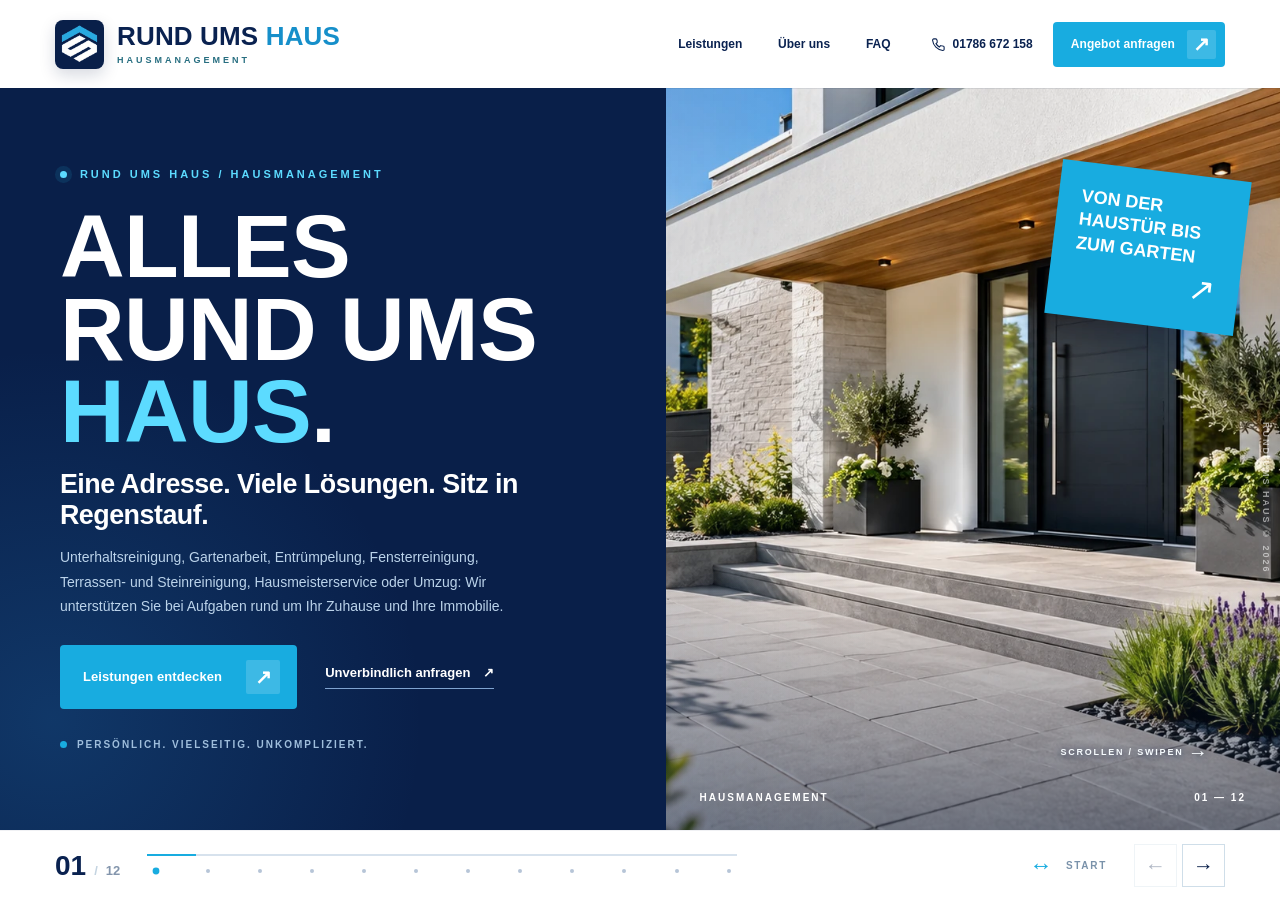
<file: index.html>
<!DOCTYPE html>

<html lang="de">
<head>
<meta charset="utf-8"/>
<meta content="width=device-width, initial-scale=1" name="viewport"/>
<meta content="#091f49" name="theme-color"/>
<meta content="Rund ums Haus in Regenstauf: Unterhaltsreinigung, Gartenarbeit, Entrümpelung, Fensterreinigung, Terrassen- und Steinreinigung, Hausmeisterservice und Umzug. Jetzt anfragen." name="description"/>
<meta content="index, follow, max-image-preview:large" name="robots"/>
<meta content="website" property="og:type"/><meta content="de_DE" property="og:locale"/>
<meta content="Rund ums Haus — Alles aus einer Hand" property="og:title"/>
<meta content="Hausmanagement aus Regenstauf: 7 Services – Reinigung, Garten, Entrümpelung, Fenster, Steinflächen, Hausmeisterservice und Umzug." property="og:description"/>
<title>Rund ums Haus Regenstauf | Reinigung, Garten, Hausmeister &amp; mehr</title>
<script type="application/ld+json">{"@context":"https://schema.org","@type":"LocalBusiness","name":"Rund ums Haus","legalName":"Samir Reiß","description":"Hausmanagement in Regenstauf: Unterhaltsreinigung, Gartenarbeit, Entrümpelung, Fensterreinigung, Terrassen- und Steinreinigung, Hausmeisterservice und Umzug","address":{"@type":"PostalAddress","streetAddress":"Bahnhofstraße 6","postalCode":"93128","addressLocality":"Regenstauf","addressCountry":"DE"},"telephone":"+4994029880947","email":"info.ums.haus@web.de","hasOfferCatalog":{"@type":"OfferCatalog","name":"Leistungen rund ums Haus","itemListElement":[{"@type":"OfferCatalog","name":"Unterhaltsreinigung"},{"@type":"OfferCatalog","name":"Gartenarbeit"},{"@type":"OfferCatalog","name":"Entrümpelung"},{"@type":"OfferCatalog","name":"Fensterreinigung"},{"@type":"OfferCatalog","name":"Terrassen- & Steinreinigung"},{"@type":"OfferCatalog","name":"Hausmeisterservice"},{"@type":"OfferCatalog","name":"Umzug"}]}}</script>
<link href="assets/favicon.svg" rel="icon" type="image/svg+xml"/>
<link as="image" href="assets/hauspflege.webp" rel="preload" type="image/webp"/>
<link href="styles.css" rel="stylesheet"/>
<script defer="" src="script.js"></script>
</head>
<body class="horizontal-site">
<a class="skip-link" href="#start">Zum Inhalt springen</a>
<header class="header" id="site-header">
<a aria-label="Rund ums Haus – Startseite" class="identity" data-go="start" href="#start">
<img alt="" class="identity-symbol" height="54" src="assets/rund-ums-haus-logo.png" width="54"/>
<span class="identity-type"><strong>RUND UMS <b>HAUS</b></strong><small>HAUSMANAGEMENT</small></span>
</a>
<nav aria-label="Hauptnavigation" class="desktop-nav">
<a data-go="leistungen" href="#leistungen">Leistungen</a>
<a data-go="ueber-uns" href="#ueber-uns">Über uns</a>
<a data-go="fragen" href="#fragen">FAQ</a>
</nav>
<div class="header-actions">
<a aria-label="Anrufen: 01786 672 158" class="header-phone" href="tel:+491786672158"><svg aria-hidden="true" viewbox="0 0 24 24"><path d="M21 16.5v3a2 2 0 0 1-2.2 2A18.4 18.4 0 0 1 2.5 5.2 2 2 0 0 1 4.5 3h3a2 2 0 0 1 2 1.7l.5 2.7a2 2 0 0 1-.6 1.9l-1.4 1.3a15 15 0 0 0 5.3 5.3l1.3-1.4a2 2 0 0 1 1.9-.6l2.7.5a2 2 0 0 1 1.8 2Z"></path></svg><span>01786 672 158</span></a>
<a class="button button-primary header-cta" data-go="kontakt" href="#kontakt"><span>Angebot anfragen</span><span class="button-icon">↗</span></a>
<button aria-controls="mobile-menu" aria-expanded="false" aria-label="Menü öffnen" class="menu-trigger" type="button"><i></i><i></i></button>
</div>
<nav aria-label="Mobiles Menü" class="mobile-menu" hidden="" id="mobile-menu">
<a data-go="start" href="#start">Startseite <span>01</span></a>
<a data-go="leistungen" href="#leistungen">Leistungen <span>02</span></a>
<a data-go="ueber-uns" href="#ueber-uns">Über uns <span>10</span></a>
<a data-go="fragen" href="#fragen">FAQ <span>11</span></a>
<a data-go="kontakt" href="#kontakt">Kontakt <span>12</span></a>
</nav>
</header>
<main aria-label="Seitlich scrollende Website. Mit Mausrad, Pfeiltasten oder Wischen navigieren." class="slide-viewport" id="slide-viewport">
<section aria-label="Start, Abschnitt 1 von 12" class="panel hero-panel" data-label="Start" id="start" tabindex="-1">
<div class="panel-scroll hero-layout">
<div class="hero-content">
<div class="eyebrow eyebrow-light reveal"><span class="eyebrow-spark"></span> RUND UMS HAUS / HAUSMANAGEMENT</div>
<h1 class="hero-headline reveal">ALLES<br/>RUND UMS<br/><em>HAUS<span>.</span></em></h1>
<p class="hero-tagline reveal">Eine Adresse. Viele Lösungen. Sitz in Regenstauf.</p>
<p class="hero-description reveal">Unterhaltsreinigung, Gartenarbeit, Entrümpelung, Fensterreinigung, Terrassen- und Steinreinigung, Hausmeisterservice oder Umzug: Wir unterstützen Sie bei Aufgaben rund um Ihr Zuhause und Ihre Immobilie.</p>
<div class="hero-cta reveal">
<a class="button button-primary" data-go="leistungen" href="#leistungen"><span>Leistungen entdecken</span><span class="button-icon">↗</span></a>
<a class="subtle-link" data-go="kontakt" href="#kontakt">Unverbindlich anfragen <span>↗</span></a>
</div>
<div class="hero-footnote reveal"><span class="flicker-dot"></span> PERSÖNLICH. VIELSEITIG. UNKOMPLIZIERT.</div>
</div>
<div class="hero-image-wrap">
<img alt="Gepflegter moderner Hauseingang mit einladender Gartenanlage" class="hero-image" fetchpriority="high" height="941" src="assets/hauspflege.webp" width="1672"/>
<div class="hero-image-shade"></div>
<div class="image-caption"><span>HAUSMANAGEMENT</span><span>01 — 12</span></div>
<div class="hero-image-sticker"><span>VON DER<br/>HAUSTÜR BIS<br/>ZUM GARTEN</span><span class="sticker-arrow">↗</span></div>
</div>
<div aria-hidden="true" class="vertical-text">RUND UMS HAUS © 2026</div>
</div>
</section>
<section aria-label="Leistungen, Abschnitt 2 von 12" class="panel overview-panel" data-label="Leistungen" id="leistungen" tabindex="-1">
<div class="panel-scroll overview-content">
<div class="panel-topline reveal"><span class="kicker-index">01 / UNSER ANGEBOT</span><span>SIEBEN SERVICES. EIN KONTAKT.</span></div>
<div class="overview-heading reveal"><h2>WIR PACKEN<br/><span>ES AN.</span></h2><p>Sieben Leistungen aus einer Hand – finden Sie den passenden Service und öffnen Sie ihn mit nur einem Klick.</p></div>
<div class="overview-grid"><a class="overview-card reveal" data-go="reinigung" href="#reinigung"><img alt="Illustration oder Aufnahme zum Bereich Unterhaltsreinigung" height="900" loading="lazy" src="assets/reinigung.webp" width="1600"/><span class="overview-shade"></span><span class="overview-number">01</span><span class="overview-name">UNTERHALTS-<br/>REINIGUNG</span><span class="overview-arrow">↗</span></a><a class="overview-card reveal" data-go="gartenarbeit" href="#gartenarbeit"><img alt="Illustration oder Aufnahme zum Bereich Gartenarbeit" height="900" loading="lazy" src="assets/gartenarbeit.webp" width="1600"/><span class="overview-shade"></span><span class="overview-number">02</span><span class="overview-name">GARTENARBEIT</span><span class="overview-arrow">↗</span></a><a class="overview-card reveal" data-go="entruempelung" href="#entruempelung"><img alt="Illustration oder Aufnahme zum Bereich Entrümpelung" height="900" loading="lazy" src="assets/entruempelung.webp" width="1600"/><span class="overview-shade"></span><span class="overview-number">03</span><span class="overview-name">ENTRÜMPELUNG</span><span class="overview-arrow">↗</span></a><a class="overview-card reveal" data-go="fensterreinigung" href="#fensterreinigung"><img alt="Fensterreinigung mit Abzieher an einer modernen Glasfassade" height="941" loading="lazy" src="assets/fensterreinigung.webp" width="1672"/><span class="overview-shade"></span><span class="overview-number">04</span><span class="overview-name">FENSTER-<br/>REINIGUNG</span><span class="overview-arrow">↗</span></a><a class="overview-card reveal" data-go="steinreinigung" href="#steinreinigung"><img alt="Fachkraft reinigt eine Terrasse mit einem Hochdruckreiniger" height="941" loading="lazy" src="assets/steinreinigung.webp" width="1672"/><span class="overview-shade"></span><span class="overview-number">05</span><span class="overview-name">TERRASSEN- &amp;<br/>STEINREINIGUNG</span><span class="overview-arrow">↗</span></a><a class="overview-card reveal" data-go="hausmeisterservice" href="#hausmeisterservice"><img alt="Hausmeister bei einer kleinen Wartungsarbeit an einem Wohngebäude" height="941" loading="lazy" src="assets/hausmeisterservice.webp" width="1672"/><span class="overview-shade"></span><span class="overview-number">06</span><span class="overview-name">HAUSMEISTER-<br/>SERVICE</span><span class="overview-arrow">↗</span></a><a class="overview-card reveal" data-go="umzug" href="#umzug"><img alt="Illustration oder Aufnahme zum Bereich Umzug" height="900" loading="lazy" src="assets/umzug.webp" width="1600"/><span class="overview-shade"></span><span class="overview-number">07</span><span class="overview-name">UMZUG</span><span class="overview-arrow">↗</span></a></div>
<div class="overview-bottom reveal"><span>WÄHLEN SIE EINE LEISTUNG</span><span>ODER EINFACH WEITER SCROLLEN <b>→</b></span></div>
</div>
</section>
<section aria-label="Unterhaltsreinigung, Abschnitt 3 von 12" class="panel feature-panel feature-clean" data-label="Unterhaltsreinigung" id="reinigung" tabindex="-1">
<div class="panel-scroll feature-layout">
<div class="feature-photo"><img alt="Fachkraft reinigt den Boden eines modernen Hauses" height="941" loading="lazy" src="assets/reinigung.webp" width="1672"/><span class="photo-label">IM FOKUS / 01</span></div>
<div class="feature-content"><span class="eyebrow reveal">01 / UNTERHALTSREINIGUNG</span><div class="feature-giant reveal">01</div><h2 class="reveal">SAUBER.<br/><em>BIS INS DETAIL.</em></h2><p class="feature-lead reveal">Regelmäßige und individuelle Reinigung für Büros, Treppenhäuser, Praxis- und Kanzleiräume sowie private Haushalte.</p><div class="feature-tags reveal"><span>Büros &amp; Geschäftsflächen</span><span>Treppenhäuser</span><span>Praxis- &amp; Kanzleiräume</span></div><a class="button button-dark reveal" data-go="kontakt" data-service="Reinigung" href="#kontakt"><span>Unterhaltsreinigung anfragen</span><span class="button-icon">↗</span></a><a aria-label="Mehr über Reinigung erfahren" class="service-detail-link reveal" href="reinigung.html">Mehr über Unterhaltsreinigung erfahren <span aria-hidden="true">↗</span></a></div>
</div>
</section>
<section aria-label="Gartenarbeit, Abschnitt 4 von 12" class="panel feature-panel feature-garden reverse" data-label="Gartenarbeit" id="gartenarbeit" tabindex="-1">
<div class="panel-scroll feature-layout">
<div class="feature-photo"><img alt="Schön gepflegte Gartenanlage mit Terrasse" height="941" loading="lazy" src="assets/gartenarbeit.webp" width="1672"/><span class="photo-label">IM FOKUS / 02</span></div>
<div class="feature-content"><span class="eyebrow reveal">02 / GARTENARBEIT</span><div class="feature-giant reveal">02</div><h2 class="reveal">MEHR GRÜN.<br/><em>MEHR ZEIT.</em></h2><p class="feature-lead reveal">Vom gepflegten Garten bis zu einladenden Außenflächen – wir sprechen über Ihre Wünsche und die passende Unterstützung.</p><div class="feature-tags reveal"><span>Rasenmähen</span><span>Heckenschnitt</span><span>Gartenpflege</span></div><a class="button button-dark reveal" data-go="kontakt" data-service="Gartenarbeit" href="#kontakt"><span>Gartenarbeit anfragen</span><span class="button-icon">↗</span></a><a aria-label="Mehr über Gartenarbeit erfahren" class="service-detail-link reveal" href="gartenarbeit.html">Mehr über Gartenarbeit erfahren <span aria-hidden="true">↗</span></a></div>
</div>
</section>
<section aria-label="Entrümpelung, Abschnitt 5 von 12" class="panel feature-panel feature-clear" data-label="Entrümpelung" id="entruempelung" tabindex="-1">
<div class="panel-scroll feature-layout"><div class="feature-photo"><img alt="Professionelle Entrümpelung in einem Lagerraum" height="941" loading="lazy" src="assets/entruempelung.webp" width="1672"/><span class="photo-label">IM FOKUS / 03</span></div><div class="feature-content"><span class="eyebrow reveal">03 / ENTRÜMPELUNG</span><div class="feature-giant reveal">03</div><h2 class="reveal">PLATZ FÜR<br/><em>NEUES.</em></h2><p class="feature-lead reveal">Keller, Dachboden oder größere Räumung: Sie sagen uns, was weg soll – wir besprechen das passende Vorgehen.</p><div class="feature-tags reveal"><span>Wohnungen &amp; Häuser</span><span>Keller &amp; Dachböden</span><span>Gewerbeobjekte</span></div><a class="button button-dark reveal" data-go="kontakt" data-service="Entrümpelung" href="#kontakt"><span>Entrümpelung anfragen</span><span class="button-icon">↗</span></a><a aria-label="Mehr über Entrümpelung erfahren" class="service-detail-link reveal" href="entruempelung.html">Mehr über Entrümpelung erfahren <span aria-hidden="true">↗</span></a></div></div>
</section>
<section aria-label="Fensterreinigung, Abschnitt 6 von 12" class="panel feature-panel reverse" data-label="Fensterreinigung" id="fensterreinigung" tabindex="-1">
<div class="panel-scroll feature-layout">
<div class="feature-photo"><img alt="Fensterreinigung mit Abzieher an einer modernen Glasfassade" height="941" loading="lazy" src="assets/fensterreinigung.webp" width="1672"/><span class="photo-label">IM FOKUS / 04</span></div>
<div class="feature-content"><span class="eyebrow reveal">04 / FENSTERREINIGUNG</span><div class="feature-giant reveal">04</div>
<h2 class="reveal">KLARE SICHT.<br/><em>SAUBERE GLÄSER.</em></h2><p class="feature-lead reveal">Glas- und Rahmenreinigung für Privat- und Gewerbeobjekte. Wir besprechen Art, Umfang und Wunschtermin mit Ihnen.</p>
<div class="feature-tags reveal"><span>Privat &amp; Gewerbe</span><span>Glas- &amp; Rahmenreinigung</span><span>Wintergärten</span></div>
<a class="button button-dark reveal" data-go="kontakt" data-service="Fensterreinigung" href="#kontakt"><span>Fensterreinigung anfragen</span><span class="button-icon">↗</span></a>
<a class="service-detail-link reveal" href="fensterreinigung.html">Mehr über Fensterreinigung erfahren <span aria-hidden="true">↗</span></a></div>
</div></section><section aria-label="Terrassen- &amp; Steinreinigung, Abschnitt 7 von 12" class="panel feature-panel" data-label="Terrassen- &amp; Steinreinigung" id="steinreinigung" tabindex="-1">
<div class="panel-scroll feature-layout">
<div class="feature-photo"><img alt="Fachkraft reinigt eine Terrasse mit einem Hochdruckreiniger" height="941" loading="lazy" src="assets/steinreinigung.webp" width="1672"/><span class="photo-label">IM FOKUS / 05</span></div>
<div class="feature-content"><span class="eyebrow reveal">05 / TERRASSEN- &amp; STEINREINIGUNG</span><div class="feature-giant reveal">05</div>
<h2 class="reveal">FRISCHER LOOK.<br/><em>SAUBERE FLÄCHEN.</em></h2><p class="feature-lead reveal">Pflege von Terrassen, Einfahrten, Gehwegen und Pflasterflächen. Wir besprechen Art, Umfang und Wunschtermin mit Ihnen.</p>
<div class="feature-tags reveal"><span>Terrassen</span><span>Einfahrten</span><span>Gehwege</span></div>
<a class="button button-dark reveal" data-go="kontakt" data-service="Terrassen- &amp; Steinreinigung" href="#kontakt"><span>Terrassen- &amp; Steinreinigung anfragen</span><span class="button-icon">↗</span></a>
<a class="service-detail-link reveal" href="steinreinigung.html">Mehr über Terrassen- &amp; Steinreinigung erfahren <span aria-hidden="true">↗</span></a></div>
</div></section><section aria-label="Hausmeisterservice, Abschnitt 8 von 12" class="panel feature-panel reverse" data-label="Hausmeisterservice" id="hausmeisterservice" tabindex="-1">
<div class="panel-scroll feature-layout">
<div class="feature-photo"><img alt="Hausmeister bei einer kleinen Wartungsarbeit an einem Wohngebäude" height="941" loading="lazy" src="assets/hausmeisterservice.webp" width="1672"/><span class="photo-label">IM FOKUS / 06</span></div>
<div class="feature-content"><span class="eyebrow reveal">06 / HAUSMEISTERSERVICE</span><div class="feature-giant reveal">06</div>
<h2 class="reveal">GUT BETREUT.<br/><em>RUND UMS HAUS.</em></h2><p class="feature-lead reveal">Regelmäßige Objektbetreuung und kleine Arbeiten rund ums Gebäude. Wir besprechen Art, Umfang und Wunschtermin mit Ihnen.</p>
<div class="feature-tags reveal"><span>Kleine Reparaturen</span><span>Kontrollgänge</span><span>Objektbetreuung</span></div>
<a class="button button-dark reveal" data-go="kontakt" data-service="Hausmeisterservice" href="#kontakt"><span>Hausmeisterservice anfragen</span><span class="button-icon">↗</span></a>
<a class="service-detail-link reveal" href="hausmeisterservice.html">Mehr über Hausmeisterservice erfahren <span aria-hidden="true">↗</span></a></div>
</div></section><section aria-label="Umzug, Abschnitt 9 von 12" class="panel feature-panel feature-move reverse" data-label="Umzug" id="umzug" tabindex="-1">
<div class="panel-scroll feature-layout"><div class="feature-photo"><img alt="Umzugshelfer beim vorsichtigen Tragen eines Sofas" height="941" loading="lazy" src="assets/umzug.webp" width="1672"/><span class="photo-label">IM FOKUS / 07</span></div><div class="feature-content"><span class="eyebrow reveal">07 / UMZUG</span><div class="feature-giant reveal">07</div><h2 class="reveal">ALTES LOS.<br/><em>NEUES REIN.</em></h2><p class="feature-lead reveal">Bei einem Umzug gibt es viel zu organisieren. Erzählen Sie uns, wobei Sie Hilfe brauchen und wie Ihr Zeitplan aussieht.</p><div class="feature-tags reveal"><span>Möbeltransport</span><span>Auf- &amp; Abbau</span><span>Termin nach Absprache</span></div><a class="button button-dark reveal" data-go="kontakt" data-service="Umzug" href="#kontakt"><span>Umzug anfragen</span><span class="button-icon">↗</span></a><a aria-label="Mehr über Umzug erfahren" class="service-detail-link reveal" href="umzug.html">Mehr über Umzug erfahren <span aria-hidden="true">↗</span></a></div></div>
</section>
<section aria-label="Über uns, Abschnitt 10 von 12" class="panel values-panel" data-label="Über uns" id="ueber-uns" tabindex="-1">
<div class="panel-scroll values-layout">
<div class="values-left"><span class="eyebrow eyebrow-light reveal">08 / UNSERE ARBEITSWEISE</span><h2 class="reveal">WENIGER<br/>AUFWAND.<br/><em>MEHR LUFT.</em></h2><p class="reveal">Rund ums Haus bedeutet: verschiedene Aufgaben, ein direkter Kontakt. Wir klären gemeinsam Ihren Bedarf und stimmen die nächsten Schritte persönlich ab.</p><a class="button button-primary reveal" data-go="kontakt" href="#kontakt"><span>Jetzt Kontakt aufnehmen</span><span class="button-icon">↗</span></a><span aria-hidden="true" class="values-big-asterisk">✳</span></div>
<div class="values-right"><span class="steps-eyebrow reveal">SO FUNKTIONIERT'S</span><div class="process-step reveal"><span>01</span><div><h3>ANFRAGE</h3><p>Rufen Sie uns an oder schildern Sie Ihr Vorhaben per E-Mail.</p></div><b>↗</b></div><div class="process-step reveal"><span>02</span><div><h3>ABSPRACHE</h3><p>Wir besprechen Leistung, Umfang und mögliche Termine.</p></div><b>↗</b></div><div class="process-step reveal"><span>03</span><div><h3>UMSETZUNG</h3><p>Nach Vereinbarung geht es los – passend zu Ihrem Bedarf.</p></div><b>✓</b></div><p class="process-signoff reveal">EINFACH ANFRAGEN. PERSÖNLICH KLÄREN. LOSLEGEN.</p></div>
</div>
</section>
<section aria-label="FAQ, Abschnitt 11 von 12" class="panel faq-panel" data-label="FAQ" id="fragen" tabindex="-1">
<div class="panel-scroll faq-layout"><div class="faq-intro"><span class="eyebrow reveal">09 / GUT ZU WISSEN</span><h2 class="reveal">FRAGEN?<br/><em>KLAREN WIR.</em></h2><p class="reveal">Damit Sie wissen, wie die Zusammenarbeit mit uns abläuft.</p><a class="button button-dark reveal" data-go="kontakt" href="#kontakt"><span>Frage stellen</span><span class="button-icon">↗</span></a></div><div class="faq-accordion"><details class="reveal"><summary>Welche Leistungen bieten Sie an?<span>+</span></summary><p>Wir bieten Unterhaltsreinigung, Gartenarbeit, Entrümpelung, Fensterreinigung, Terrassen- und Steinreinigung, Hausmeisterservice und Umzug an. Umfang und Verfügbarkeit stimmen wir individuell ab.</p></details><details class="reveal"><summary>Kann ich mehrere Leistungen kombinieren?<span>+</span></summary><p>Ja, beschreiben Sie uns einfach alle gewünschten Aufgaben. Wir klären, was wir gemeinsam organisieren können.</p></details><details class="reveal"><summary>Wie erhalte ich ein Angebot?<span>+</span></summary><p>Am besten teilen Sie uns die gewünschte Leistung, den Ort und den ungefähren Umfang telefonisch oder per E-Mail mit.</p></details><details class="reveal"><summary>Welche Orte bedienen Sie?<span>+</span></summary><p>Nennen Sie uns Ihren Ort oder die Postleitzahl. Wir prüfen gerne, ob Ihr Standort zum Einsatzgebiet gehört.</p></details><details class="reveal"><summary>Kann ich einen Wunschtermin nennen?<span>+</span></summary><p>Selbstverständlich. Ob der Termin möglich ist, klären wir nach Absprache und Verfügbarkeit.</p></details></div></div>
</section>
<section aria-label="Kontakt, Abschnitt 12 von 12" class="panel contact-panel" data-label="Kontakt" id="kontakt" tabindex="-1">
<div class="panel-scroll contact-layout"><div class="contact-copy"><span class="eyebrow eyebrow-light reveal">10 / KONTAKT</span><h2 class="reveal">LASSEN<br/>WIR'S <em>AN-<br/>PACKEN.</em></h2><p class="reveal">Ein Anruf oder eine Nachricht genügt, um den nächsten Schritt zu besprechen.</p><div class="contact-ways reveal"><a href="tel:+4994029880947"><span>FESTNETZ</span><strong>09402 9880947</strong><i>↗</i></a><a href="tel:+491786672158"><span>MOBIL</span><strong>01786 672 158</strong><i>↗</i></a><a href="mailto:info.ums.haus@web.de"><span>E-MAIL</span><strong>info.ums.haus@web.de</strong><i>↗</i></a></div></div>
<div class="contact-form-wrap reveal"><div class="form-intro"><span>IHRE ANFRAGE</span><h3>WAS KÖNNEN WIR<br/>FÜR SIE TUN?</h3><p>Dieses Formular bereitet eine Nachricht für Ihr E-Mail-Programm vor.</p></div>
<form id="contact-form"><div class="fields-two"><label>Ihr Name *<input autocomplete="name" maxlength="120" name="name" placeholder="Vor- und Nachname" required="" type="text"/></label><label>E-Mail-Adresse *<input autocomplete="email" maxlength="200" name="email" placeholder="name@beispiel.de" required="" type="email"/></label></div><div class="fields-two"><label>Telefon<input autocomplete="tel" maxlength="45" name="phone" placeholder="Optional" type="tel"/></label><label>Leistung *<select id="service" name="service" required=""><option disabled="" selected="" value="">Bitte auswählen</option><option>Reinigung</option><option>Gartenarbeit</option><option>Entrümpelung</option><option>Fensterreinigung</option><option>Terrassen- &amp; Steinreinigung</option><option>Hausmeisterservice</option><option>Umzug</option><option>Mehrere Leistungen</option><option>Sonstige Anfrage</option></select></label></div><label>Einsatzort / PLZ<input maxlength="120" name="city" placeholder="Ort oder Postleitzahl" type="text"/></label><label>Ihre Nachricht *<textarea maxlength="3000" name="message" placeholder="Was soll gemacht werden? Wann und wo?" required="" rows="3"></textarea></label><p class="form-note">Es erfolgt kein automatischer Versand. Die E-Mail wird erst in Ihrem E-Mail-Programm versendet. <a href="datenschutz.html">Datenschutz</a></p><button class="button button-primary submit-button" type="submit"><span>E-Mail-Anfrage vorbereiten</span><span class="button-icon">↗</span></button><p aria-live="polite" class="form-status" id="form-status" role="status"></p></form><div class="email-fallback" hidden="" id="email-fallback"><span>Kein E-Mail-Programm geöffnet?</span> <button id="copy-email" type="button">Anfragetext kopieren ↗</button></div>
<div class="mini-footer"><span>© <span id="year">2026</span> RUND UMS HAUS</span><span><a href="impressum.html">Impressum</a><a href="datenschutz.html">Datenschutz</a></span></div>
</div></div>
</section>
</main>
<aside aria-label="Seitennavigation" class="slide-controls">
<div class="slide-count"><strong id="current-number">01</strong><span class="count-separator">/</span><span>12</span></div>
<div class="progress-area"><div aria-hidden="true" class="progress-rail"><div id="progress-fill"></div></div><div aria-label="Abschnitte direkt öffnen" class="progress-dots" id="progress-dots"></div></div>
<div class="nav-label"><span class="direction-icon">↔</span><span id="current-label">START</span></div>
<div class="nav-arrows"><button aria-label="Vorheriger Abschnitt" disabled="" id="prev-slide" type="button">←</button><button aria-label="Nächster Abschnitt" id="next-slide" type="button">→</button></div>
</aside>
<div aria-hidden="true" class="scroll-hint" id="scroll-hint">SCROLLEN / SWIPEN <span>→</span></div>
</body>
</html>
</file>
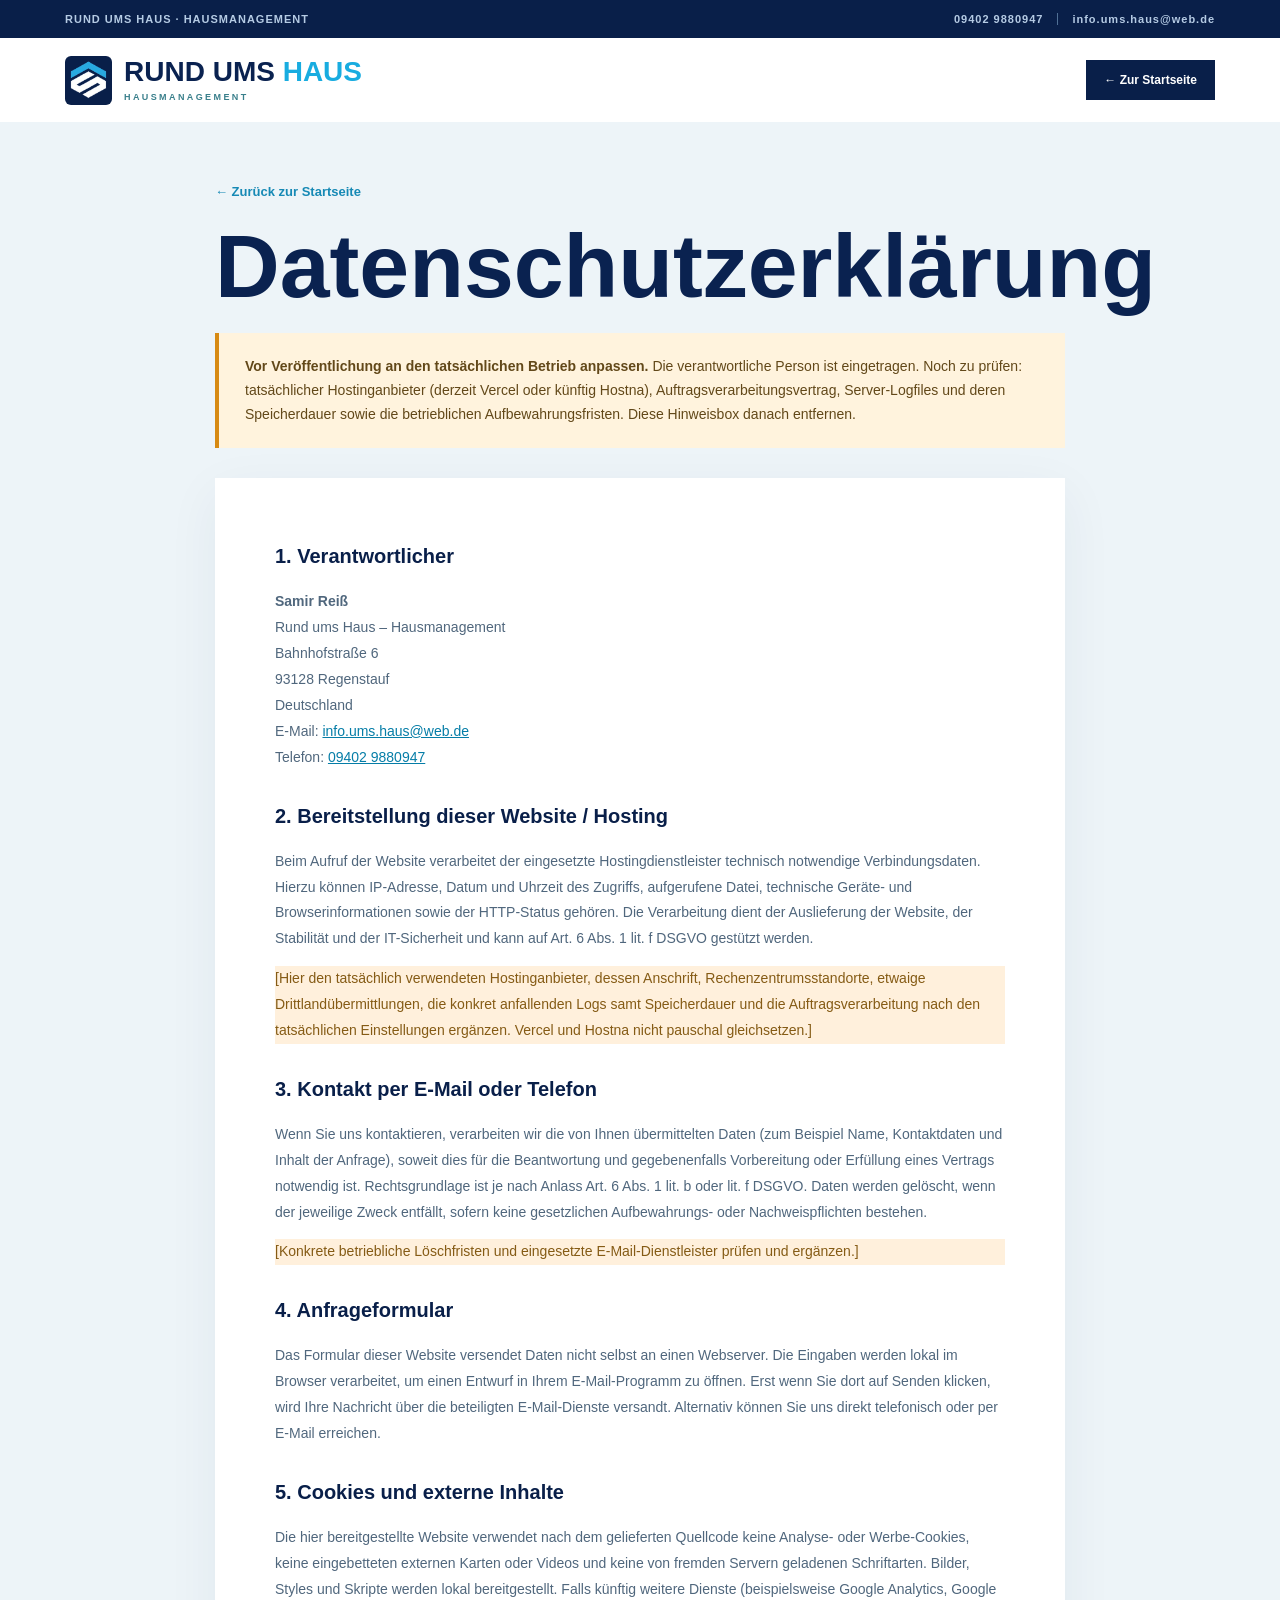
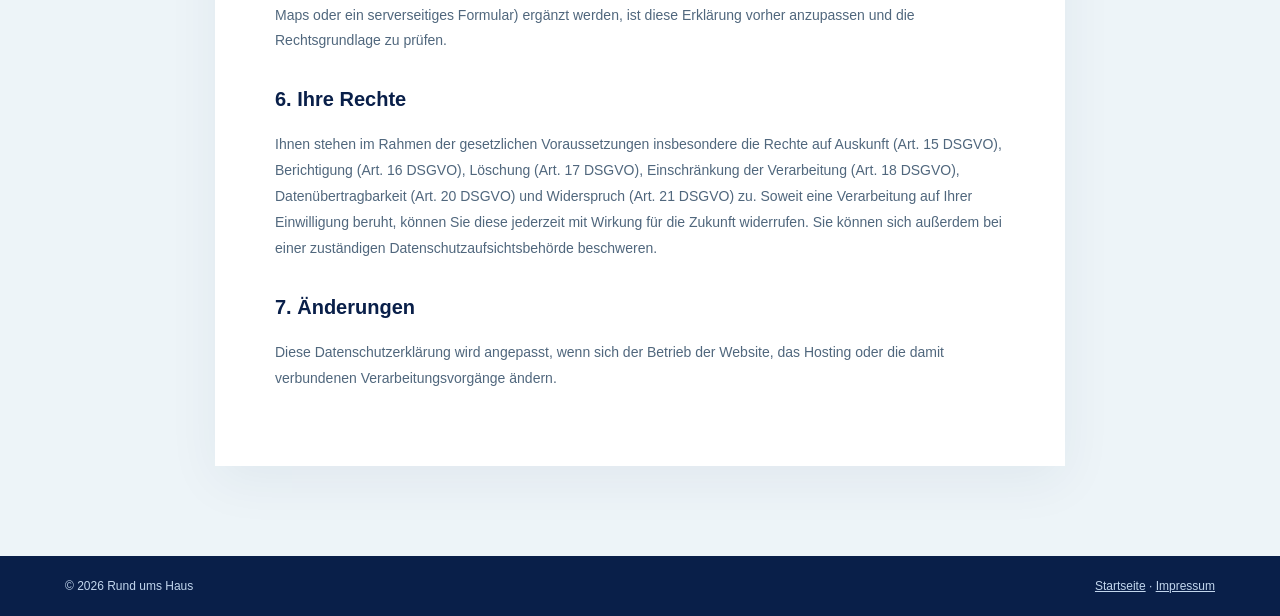
<file: datenschutz.html>
<!doctype html>
<html lang="de"><head><meta charset="utf-8"><meta name="viewport" content="width=device-width,initial-scale=1"><meta name="theme-color" content="#0b286a"><meta name="robots" content="noindex,follow"><title>Datenschutz | Rund ums Haus</title><meta name="description" content="Datenschutzhinweise von Rund ums Haus."><link rel="icon" type="image/svg+xml" href="assets/favicon.svg"><link rel="stylesheet" href="styles.css"></head>
<body><div class="topline"><div class="container top-inner"><span>RUND UMS HAUS · HAUSMANAGEMENT</span><div class="top-contacts"><a href="tel:+4994029880947">09402 9880947</a><span class="top-divider"></span><a href="mailto:info.ums.haus@web.de">info.ums.haus@web.de</a></div></div></div><header class="site-header"><div class="container header-inner"><a class="brand" href="index.html" aria-label="Zur Startseite von Rund ums Haus"><img src="assets/rund-ums-haus-logo.png" alt="" class="brand-icon" width="49" height="51"><span class="brand-type"><strong>RUND UMS <em>HAUS</em></strong><small>HAUSMANAGEMENT</small></span></a><a class="header-button" href="index.html">← Zur Startseite</a></div></header>
<main class="legal-main"><div class="container"><div class="legal-wrap">
<a class="legal-back" href="index.html">← Zurück zur Startseite</a>
<h1>Datenschutzerklärung</h1>
<div class="legal-warning"><strong>Vor Veröffentlichung an den tatsächlichen Betrieb anpassen.</strong> Die verantwortliche Person ist eingetragen. Noch zu prüfen: tatsächlicher Hostinganbieter (derzeit Vercel oder künftig Hostna), Auftragsverarbeitungsvertrag, Server-Logfiles und deren Speicherdauer sowie die betrieblichen Aufbewahrungsfristen. Diese Hinweisbox danach entfernen.</div>
<div class="legal-panel">
<h2>1. Verantwortlicher</h2>
<p><strong>Samir Reiß</strong><br>Rund ums Haus – Hausmanagement<br>Bahnhofstraße 6<br>93128 Regenstauf<br>Deutschland<br>E-Mail: <a href="mailto:info.ums.haus@web.de">info.ums.haus@web.de</a><br>Telefon: <a href="tel:+4994029880947">09402 9880947</a></p>
<h2>2. Bereitstellung dieser Website / Hosting</h2>
<p>Beim Aufruf der Website verarbeitet der eingesetzte Hostingdienstleister technisch notwendige Verbindungsdaten. Hierzu können IP-Adresse, Datum und Uhrzeit des Zugriffs, aufgerufene Datei, technische Geräte- und Browserinformationen sowie der HTTP-Status gehören. Die Verarbeitung dient der Auslieferung der Website, der Stabilität und der IT-Sicherheit und kann auf Art. 6 Abs. 1 lit. f DSGVO gestützt werden.</p>
<p class="legal-placeholder">[Hier den tatsächlich verwendeten Hostinganbieter, dessen Anschrift, Rechenzentrumsstandorte, etwaige Drittlandübermittlungen, die konkret anfallenden Logs samt Speicherdauer und die Auftragsverarbeitung nach den tatsächlichen Einstellungen ergänzen. Vercel und Hostna nicht pauschal gleichsetzen.]</p>
<h2>3. Kontakt per E-Mail oder Telefon</h2>
<p>Wenn Sie uns kontaktieren, verarbeiten wir die von Ihnen übermittelten Daten (zum Beispiel Name, Kontaktdaten und Inhalt der Anfrage), soweit dies für die Beantwortung und gegebenenfalls Vorbereitung oder Erfüllung eines Vertrags notwendig ist. Rechtsgrundlage ist je nach Anlass Art. 6 Abs. 1 lit. b oder lit. f DSGVO. Daten werden gelöscht, wenn der jeweilige Zweck entfällt, sofern keine gesetzlichen Aufbewahrungs- oder Nachweispflichten bestehen.</p>
<p class="legal-placeholder">[Konkrete betriebliche Löschfristen und eingesetzte E-Mail-Dienstleister prüfen und ergänzen.]</p>
<h2>4. Anfrageformular</h2>
<p>Das Formular dieser Website versendet Daten nicht selbst an einen Webserver. Die Eingaben werden lokal im Browser verarbeitet, um einen Entwurf in Ihrem E-Mail-Programm zu öffnen. Erst wenn Sie dort auf Senden klicken, wird Ihre Nachricht über die beteiligten E-Mail-Dienste versandt. Alternativ können Sie uns direkt telefonisch oder per E-Mail erreichen.</p>
<h2>5. Cookies und externe Inhalte</h2>
<p>Die hier bereitgestellte Website verwendet nach dem gelieferten Quellcode keine Analyse- oder Werbe-Cookies, keine eingebetteten externen Karten oder Videos und keine von fremden Servern geladenen Schriftarten. Bilder, Styles und Skripte werden lokal bereitgestellt. Falls künftig weitere Dienste (beispielsweise Google Analytics, Google Maps oder ein serverseitiges Formular) ergänzt werden, ist diese Erklärung vorher anzupassen und die Rechtsgrundlage zu prüfen.</p>
<h2>6. Ihre Rechte</h2>
<p>Ihnen stehen im Rahmen der gesetzlichen Voraussetzungen insbesondere die Rechte auf Auskunft (Art. 15 DSGVO), Berichtigung (Art. 16 DSGVO), Löschung (Art. 17 DSGVO), Einschränkung der Verarbeitung (Art. 18 DSGVO), Datenübertragbarkeit (Art. 20 DSGVO) und Widerspruch (Art. 21 DSGVO) zu. Soweit eine Verarbeitung auf Ihrer Einwilligung beruht, können Sie diese jederzeit mit Wirkung für die Zukunft widerrufen. Sie können sich außerdem bei einer zuständigen Datenschutzaufsichtsbehörde beschweren.</p>
<h2>7. Änderungen</h2>
<p>Diese Datenschutzerklärung wird angepasst, wenn sich der Betrieb der Website, das Hosting oder die damit verbundenen Verarbeitungsvorgänge ändern.</p>
</div></div></div></main><footer class="legal-footer"><div class="container"><span>© 2026 Rund ums Haus</span><span><a href="index.html">Startseite</a> · <a href="impressum.html">Impressum</a></span></div></footer></body></html>
</file>
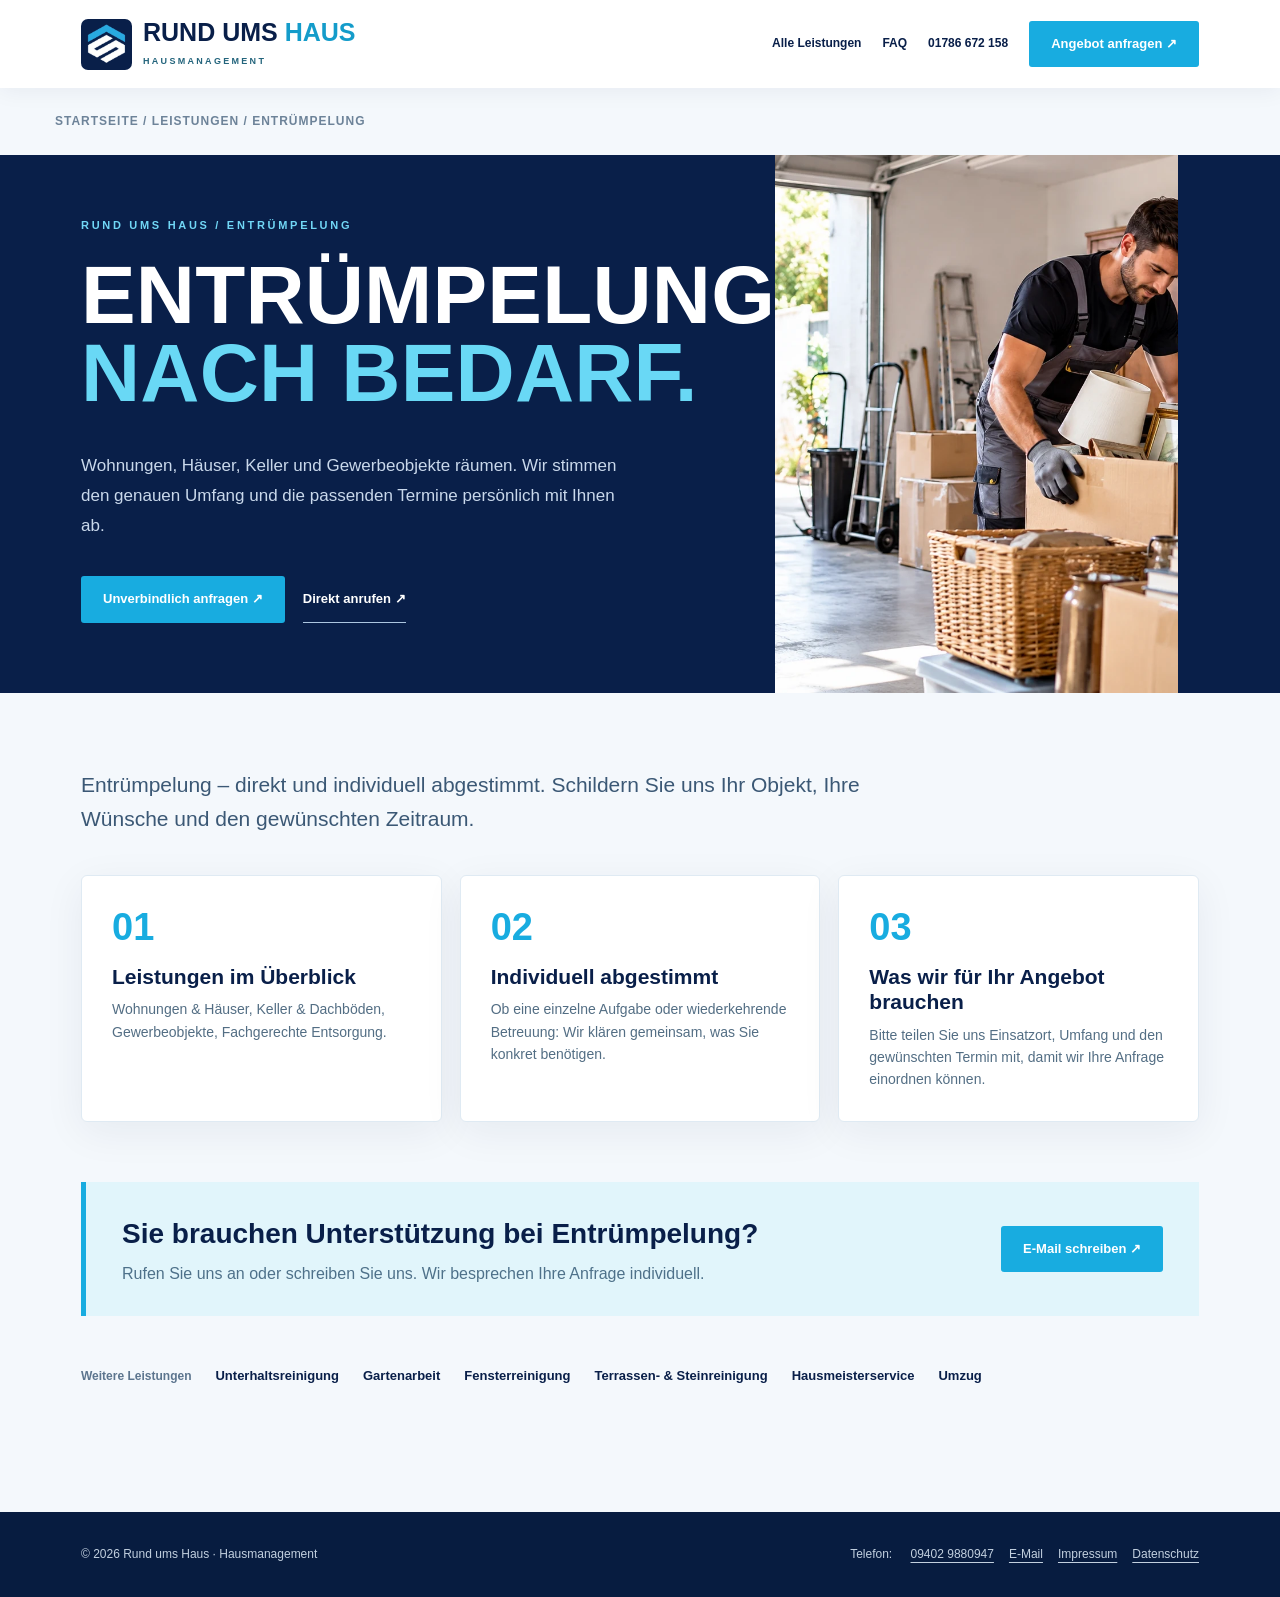
<file: entruempelung.html>
<!DOCTYPE html>

<html lang="de"><head><meta charset="utf-8"/><meta content="width=device-width,initial-scale=1" name="viewport"/><meta content="#091f49" name="theme-color"/><meta content="Wohnungen, Häuser, Keller, Dachböden und Gewerbeobjekte räumen. Fachgerechte Entsorgung nach Absprache. Rund ums Haus – Standort Regenstauf. Jetzt anfragen." name="description"/><meta content="index, follow, max-image-preview:large" name="robots"/><title>Entrümpelung und Räumung in Regenstauf | Rund ums Haus</title><link href="assets/favicon.svg" rel="icon" type="image/svg+xml"/><link href="services.css" rel="stylesheet"/></head>
<body><a class="skip-link" href="#inhalt" style="position:absolute;left:-9999px">Zum Inhalt</a><header><div class="wrap nav"><a aria-label="Rund ums Haus – Startseite" class="logo" href="index.html"><img alt="" height="51" src="assets/rund-ums-haus-logo.png" width="51"/><span><strong>RUND UMS <em>HAUS</em></strong><small>HAUSMANAGEMENT</small></span></a><div class="nav-links"><a href="index.html#leistungen">Alle Leistungen</a><a href="index.html#fragen">FAQ</a><a href="tel:+491786672158">01786 672 158</a><a class="pill" href="index.html#kontakt">Angebot anfragen ↗</a></div></div></header>
<main id="inhalt"><div class="wrap crumb"><a href="index.html">Startseite</a> / <a href="index.html#leistungen">Leistungen</a> / Entrümpelung</div><section class="hero"><div class="wrap hero-grid"><div class="hero-text"><span class="kicker">RUND UMS HAUS / ENTRÜMPELUNG</span><h1>ENTRÜMPELUNG<br/><span>NACH BEDARF.</span></h1><p>Wohnungen, Häuser, Keller und Gewerbeobjekte räumen. Wir stimmen den genauen Umfang und die passenden Termine persönlich mit Ihnen ab.</p><div class="cta-row"><a class="pill" href="index.html#kontakt">Unverbindlich anfragen ↗</a><a class="secondary" href="tel:+491786672158">Direkt anrufen ↗</a></div></div><img alt="Leistungsbild: Entrümpelung" class="hero-image" height="900" src="assets/entruempelung.webp" width="1600"/></div></section>
<section class="content"><div class="wrap"><p class="section-lead">Entrümpelung – direkt und individuell abgestimmt. Schildern Sie uns Ihr Objekt, Ihre Wünsche und den gewünschten Zeitraum.</p><div class="cards"><article class="card"><span class="num">01</span><h2>Leistungen im Überblick</h2><p>Wohnungen &amp; Häuser, Keller &amp; Dachböden, Gewerbeobjekte, Fachgerechte Entsorgung.</p></article><article class="card"><span class="num">02</span><h2>Individuell abgestimmt</h2><p>Ob eine einzelne Aufgabe oder wiederkehrende Betreuung: Wir klären gemeinsam, was Sie konkret benötigen.</p></article><article class="card"><span class="num">03</span><h2>Was wir für Ihr Angebot brauchen</h2><p>Bitte teilen Sie uns Einsatzort, Umfang und den gewünschten Termin mit, damit wir Ihre Anfrage einordnen können.</p></article></div><div class="callout"><div><h2>Sie brauchen Unterstützung bei Entrümpelung?</h2><p>Rufen Sie uns an oder schreiben Sie uns. Wir besprechen Ihre Anfrage individuell.</p></div><a class="pill" href="mailto:info.ums.haus@web.de?subject=Entrümpelung%20Anfrage">E-Mail schreiben ↗</a></div><nav aria-label="Weitere Dienstleistungen" class="service-nav"><span>Weitere Leistungen</span><a href="reinigung.html">Unterhaltsreinigung</a><a href="gartenarbeit.html">Gartenarbeit</a><a href="fensterreinigung.html">Fensterreinigung</a><a href="steinreinigung.html">Terrassen- &amp; Steinreinigung</a><a href="hausmeisterservice.html">Hausmeisterservice</a><a href="umzug.html">Umzug</a></nav></div></section></main>
<footer><div class="wrap"><span>© 2026 Rund ums Haus · Hausmanagement</span><span>Telefon: <a href="tel:+4994029880947">09402 9880947</a><a href="mailto:info.ums.haus@web.de">E-Mail</a><a href="impressum.html">Impressum</a><a href="datenschutz.html">Datenschutz</a></span></div></footer></body></html>
</file>
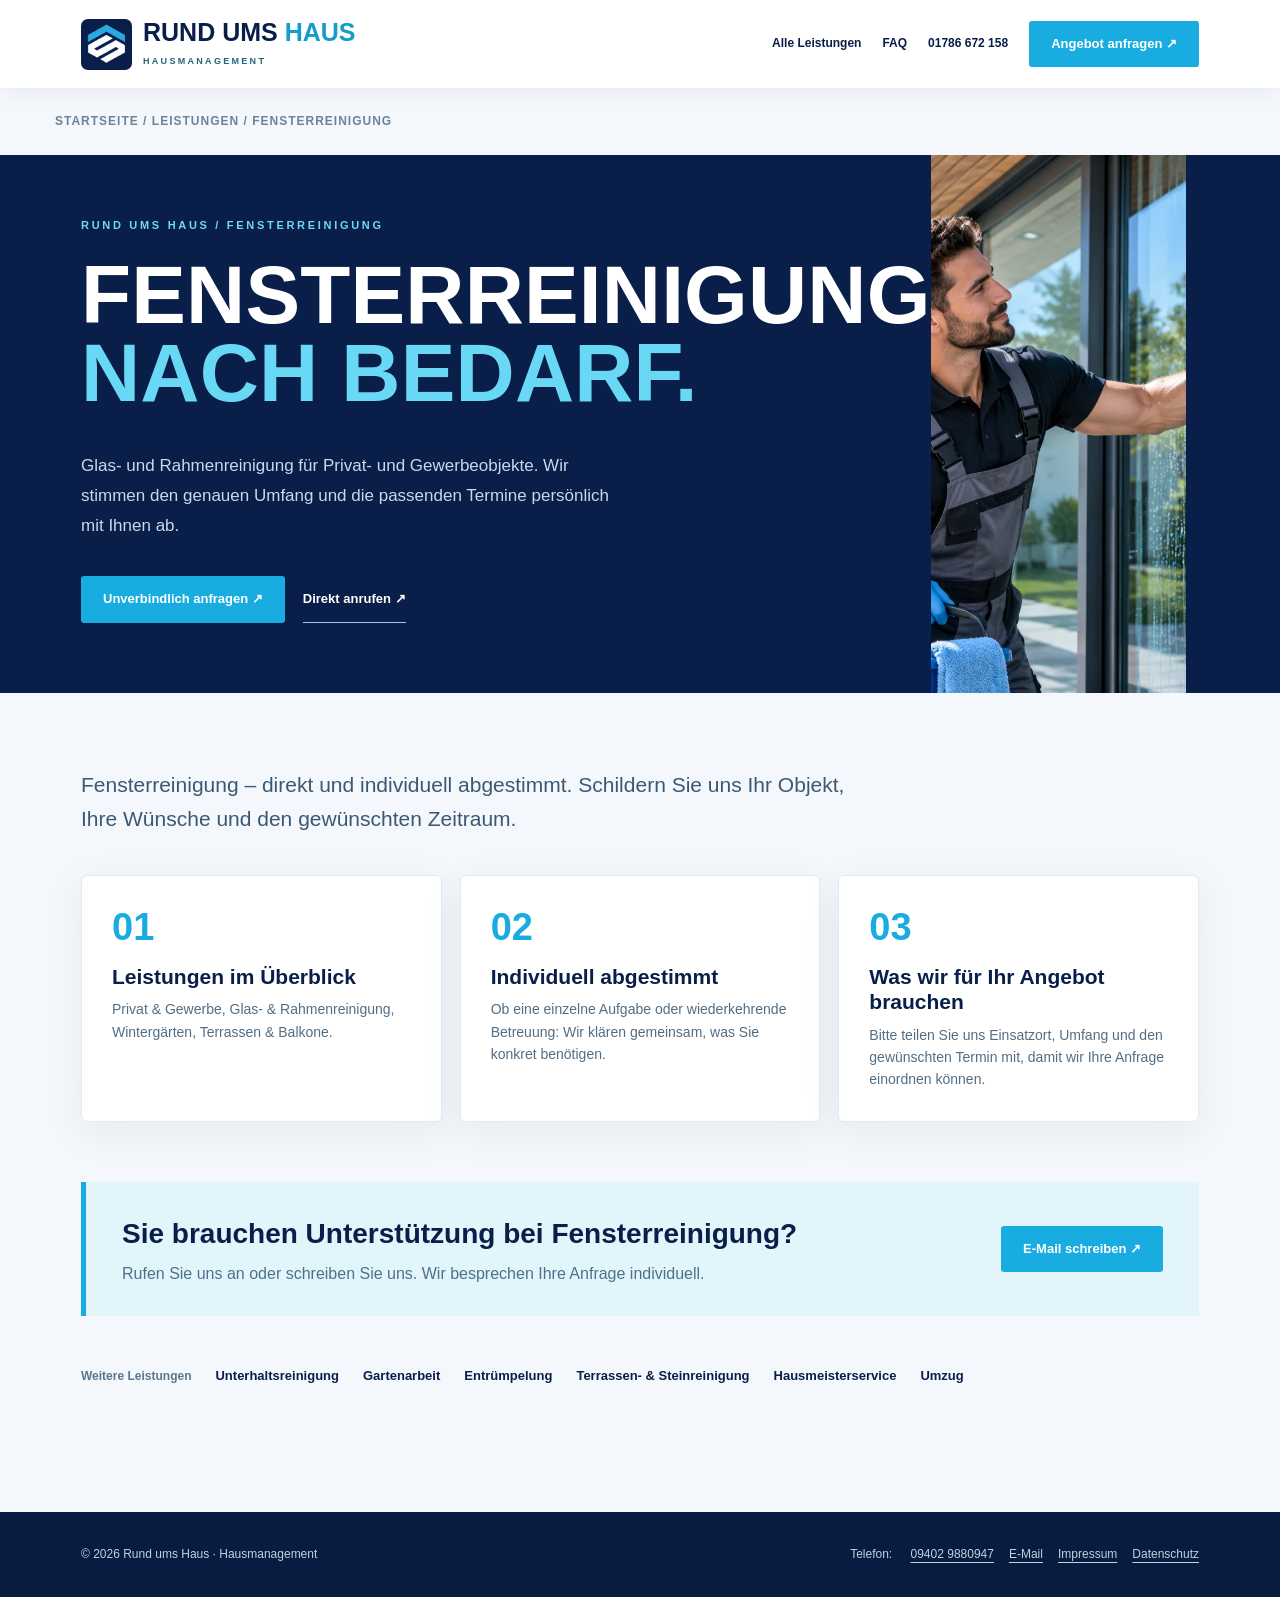
<file: fensterreinigung.html>
<!DOCTYPE html>

<html lang="de"><head><meta charset="utf-8"/><meta content="width=device-width,initial-scale=1" name="viewport"/><meta content="#091f49" name="theme-color"/><meta content="Fensterreinigung, Glas- und Rahmenreinigung für private und gewerbliche Objekte, auch Wintergärten. Rund ums Haus – Standort Regenstauf. Jetzt anfragen." name="description"/><meta content="index, follow, max-image-preview:large" name="robots"/><title>Fenster- und Glasreinigung in Regenstauf | Rund ums Haus</title><link href="assets/favicon.svg" rel="icon" type="image/svg+xml"/><link href="services.css" rel="stylesheet"/></head>
<body><a class="skip-link" href="#inhalt" style="position:absolute;left:-9999px">Zum Inhalt</a><header><div class="wrap nav"><a aria-label="Rund ums Haus – Startseite" class="logo" href="index.html"><img alt="" height="51" src="assets/rund-ums-haus-logo.png" width="51"/><span><strong>RUND UMS <em>HAUS</em></strong><small>HAUSMANAGEMENT</small></span></a><div class="nav-links"><a href="index.html#leistungen">Alle Leistungen</a><a href="index.html#fragen">FAQ</a><a href="tel:+491786672158">01786 672 158</a><a class="pill" href="index.html#kontakt">Angebot anfragen ↗</a></div></div></header>
<main id="inhalt"><div class="wrap crumb"><a href="index.html">Startseite</a> / <a href="index.html#leistungen">Leistungen</a> / Fensterreinigung</div><section class="hero"><div class="wrap hero-grid"><div class="hero-text"><span class="kicker">RUND UMS HAUS / FENSTERREINIGUNG</span><h1>FENSTERREINIGUNG<br/><span>NACH BEDARF.</span></h1><p>Glas- und Rahmenreinigung für Privat- und Gewerbeobjekte. Wir stimmen den genauen Umfang und die passenden Termine persönlich mit Ihnen ab.</p><div class="cta-row"><a class="pill" href="index.html#kontakt">Unverbindlich anfragen ↗</a><a class="secondary" href="tel:+491786672158">Direkt anrufen ↗</a></div></div><img alt="Fensterreinigung mit Abzieher an einer modernen Glasfassade" class="hero-image" height="941" src="assets/fensterreinigung.webp" width="1672"/></div></section>
<section class="content"><div class="wrap"><p class="section-lead">Fensterreinigung – direkt und individuell abgestimmt. Schildern Sie uns Ihr Objekt, Ihre Wünsche und den gewünschten Zeitraum.</p><div class="cards"><article class="card"><span class="num">01</span><h2>Leistungen im Überblick</h2><p>Privat &amp; Gewerbe, Glas- &amp; Rahmenreinigung, Wintergärten, Terrassen &amp; Balkone.</p></article><article class="card"><span class="num">02</span><h2>Individuell abgestimmt</h2><p>Ob eine einzelne Aufgabe oder wiederkehrende Betreuung: Wir klären gemeinsam, was Sie konkret benötigen.</p></article><article class="card"><span class="num">03</span><h2>Was wir für Ihr Angebot brauchen</h2><p>Bitte teilen Sie uns Einsatzort, Umfang und den gewünschten Termin mit, damit wir Ihre Anfrage einordnen können.</p></article></div><div class="callout"><div><h2>Sie brauchen Unterstützung bei Fensterreinigung?</h2><p>Rufen Sie uns an oder schreiben Sie uns. Wir besprechen Ihre Anfrage individuell.</p></div><a class="pill" href="mailto:info.ums.haus@web.de?subject=Fensterreinigung%20Anfrage">E-Mail schreiben ↗</a></div><nav aria-label="Weitere Dienstleistungen" class="service-nav"><span>Weitere Leistungen</span><a href="reinigung.html">Unterhaltsreinigung</a><a href="gartenarbeit.html">Gartenarbeit</a><a href="entruempelung.html">Entrümpelung</a><a href="steinreinigung.html">Terrassen- &amp; Steinreinigung</a><a href="hausmeisterservice.html">Hausmeisterservice</a><a href="umzug.html">Umzug</a></nav></div></section></main>
<footer><div class="wrap"><span>© 2026 Rund ums Haus · Hausmanagement</span><span>Telefon: <a href="tel:+4994029880947">09402 9880947</a><a href="mailto:info.ums.haus@web.de">E-Mail</a><a href="impressum.html">Impressum</a><a href="datenschutz.html">Datenschutz</a></span></div></footer></body></html>
</file>
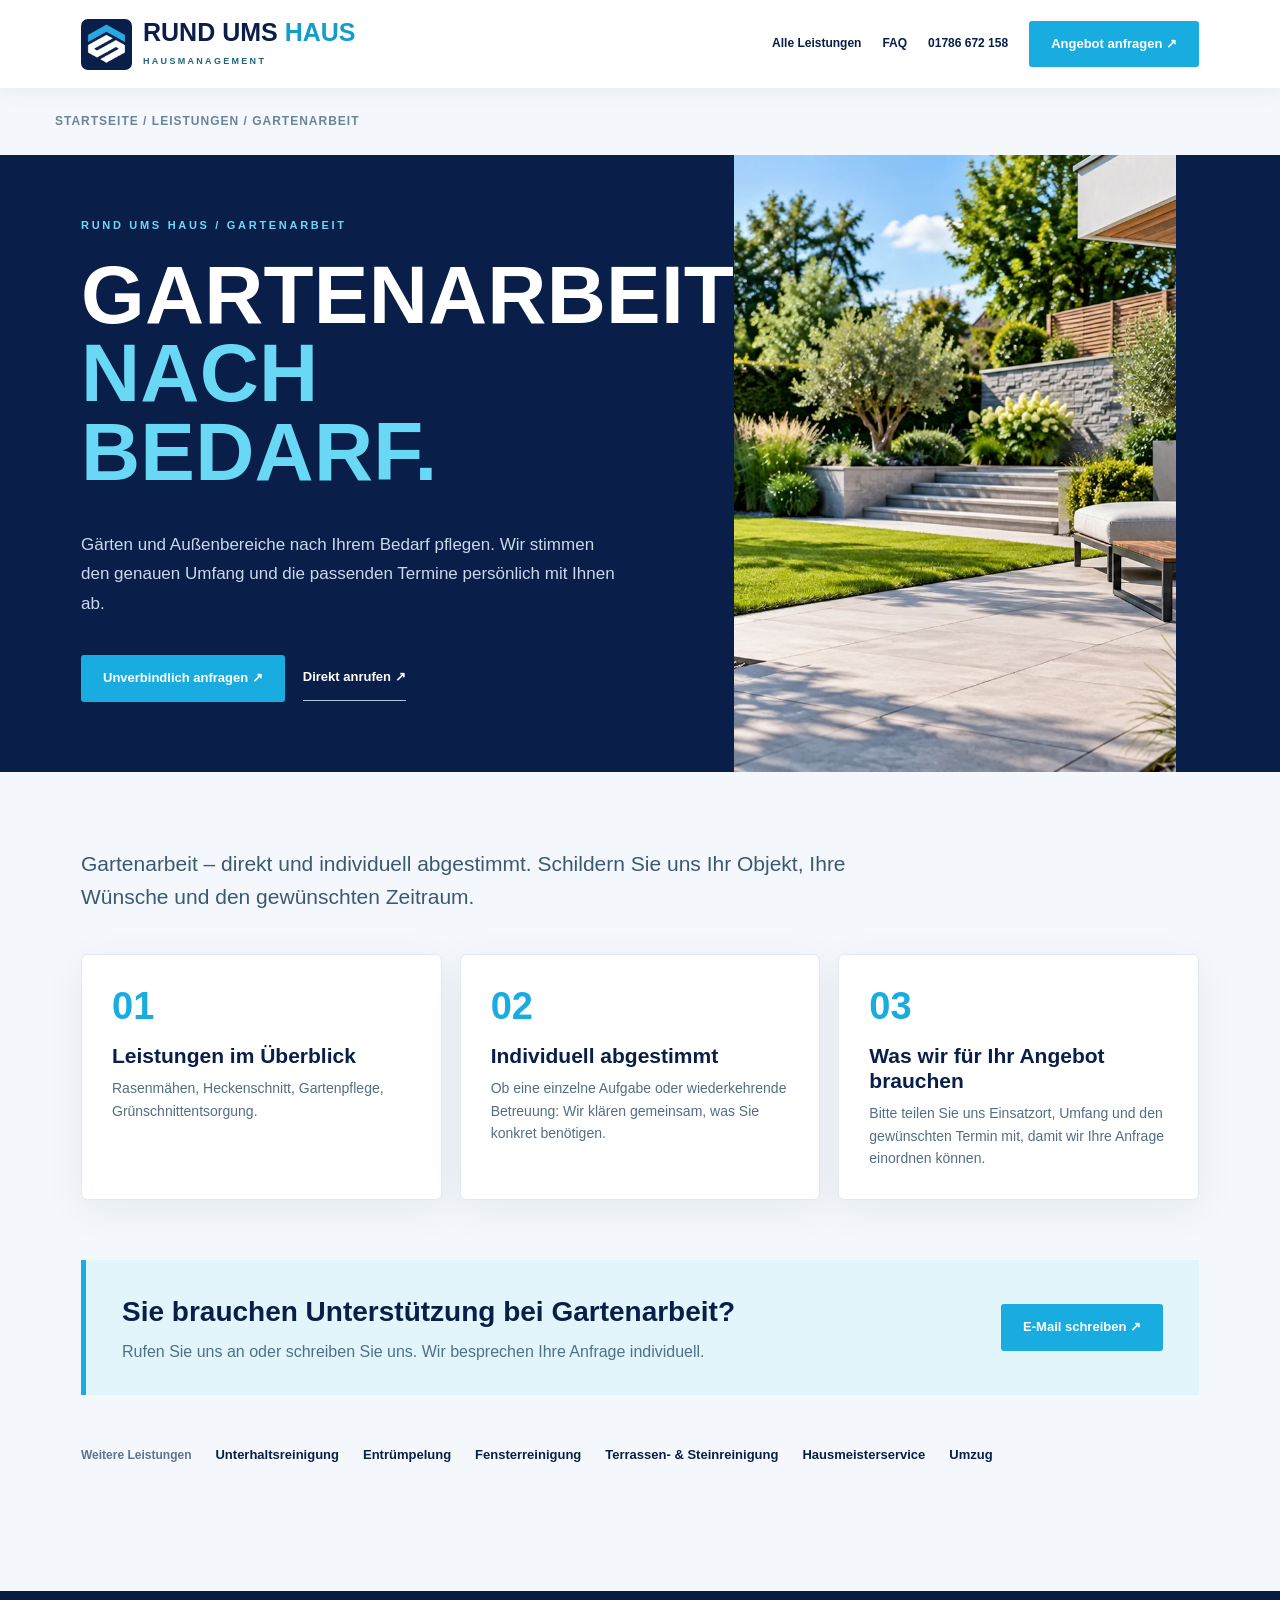
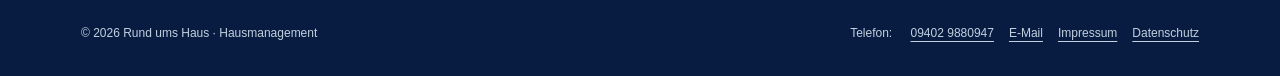
<file: gartenarbeit.html>
<!DOCTYPE html>

<html lang="de"><head><meta charset="utf-8"/><meta content="width=device-width,initial-scale=1" name="viewport"/><meta content="#091f49" name="theme-color"/><meta content="Rasenmähen, Heckenschnitt, Gartenpflege und Grünschnittentsorgung nach Absprache. Rund ums Haus – Standort Regenstauf. Jetzt anfragen." name="description"/><meta content="index, follow, max-image-preview:large" name="robots"/><title>Gartenarbeit und Gartenpflege in Regenstauf | Rund ums Haus</title><link href="assets/favicon.svg" rel="icon" type="image/svg+xml"/><link href="services.css" rel="stylesheet"/></head>
<body><a class="skip-link" href="#inhalt" style="position:absolute;left:-9999px">Zum Inhalt</a><header><div class="wrap nav"><a aria-label="Rund ums Haus – Startseite" class="logo" href="index.html"><img alt="" height="51" src="assets/rund-ums-haus-logo.png" width="51"/><span><strong>RUND UMS <em>HAUS</em></strong><small>HAUSMANAGEMENT</small></span></a><div class="nav-links"><a href="index.html#leistungen">Alle Leistungen</a><a href="index.html#fragen">FAQ</a><a href="tel:+491786672158">01786 672 158</a><a class="pill" href="index.html#kontakt">Angebot anfragen ↗</a></div></div></header>
<main id="inhalt"><div class="wrap crumb"><a href="index.html">Startseite</a> / <a href="index.html#leistungen">Leistungen</a> / Gartenarbeit</div><section class="hero"><div class="wrap hero-grid"><div class="hero-text"><span class="kicker">RUND UMS HAUS / GARTENARBEIT</span><h1>GARTENARBEIT<br/><span>NACH BEDARF.</span></h1><p>Gärten und Außenbereiche nach Ihrem Bedarf pflegen. Wir stimmen den genauen Umfang und die passenden Termine persönlich mit Ihnen ab.</p><div class="cta-row"><a class="pill" href="index.html#kontakt">Unverbindlich anfragen ↗</a><a class="secondary" href="tel:+491786672158">Direkt anrufen ↗</a></div></div><img alt="Leistungsbild: Gartenarbeit" class="hero-image" height="900" src="assets/gartenarbeit.webp" width="1600"/></div></section>
<section class="content"><div class="wrap"><p class="section-lead">Gartenarbeit – direkt und individuell abgestimmt. Schildern Sie uns Ihr Objekt, Ihre Wünsche und den gewünschten Zeitraum.</p><div class="cards"><article class="card"><span class="num">01</span><h2>Leistungen im Überblick</h2><p>Rasenmähen, Heckenschnitt, Gartenpflege, Grünschnittentsorgung.</p></article><article class="card"><span class="num">02</span><h2>Individuell abgestimmt</h2><p>Ob eine einzelne Aufgabe oder wiederkehrende Betreuung: Wir klären gemeinsam, was Sie konkret benötigen.</p></article><article class="card"><span class="num">03</span><h2>Was wir für Ihr Angebot brauchen</h2><p>Bitte teilen Sie uns Einsatzort, Umfang und den gewünschten Termin mit, damit wir Ihre Anfrage einordnen können.</p></article></div><div class="callout"><div><h2>Sie brauchen Unterstützung bei Gartenarbeit?</h2><p>Rufen Sie uns an oder schreiben Sie uns. Wir besprechen Ihre Anfrage individuell.</p></div><a class="pill" href="mailto:info.ums.haus@web.de?subject=Gartenarbeit%20Anfrage">E-Mail schreiben ↗</a></div><nav aria-label="Weitere Dienstleistungen" class="service-nav"><span>Weitere Leistungen</span><a href="reinigung.html">Unterhaltsreinigung</a><a href="entruempelung.html">Entrümpelung</a><a href="fensterreinigung.html">Fensterreinigung</a><a href="steinreinigung.html">Terrassen- &amp; Steinreinigung</a><a href="hausmeisterservice.html">Hausmeisterservice</a><a href="umzug.html">Umzug</a></nav></div></section></main>
<footer><div class="wrap"><span>© 2026 Rund ums Haus · Hausmanagement</span><span>Telefon: <a href="tel:+4994029880947">09402 9880947</a><a href="mailto:info.ums.haus@web.de">E-Mail</a><a href="impressum.html">Impressum</a><a href="datenschutz.html">Datenschutz</a></span></div></footer></body></html>
</file>
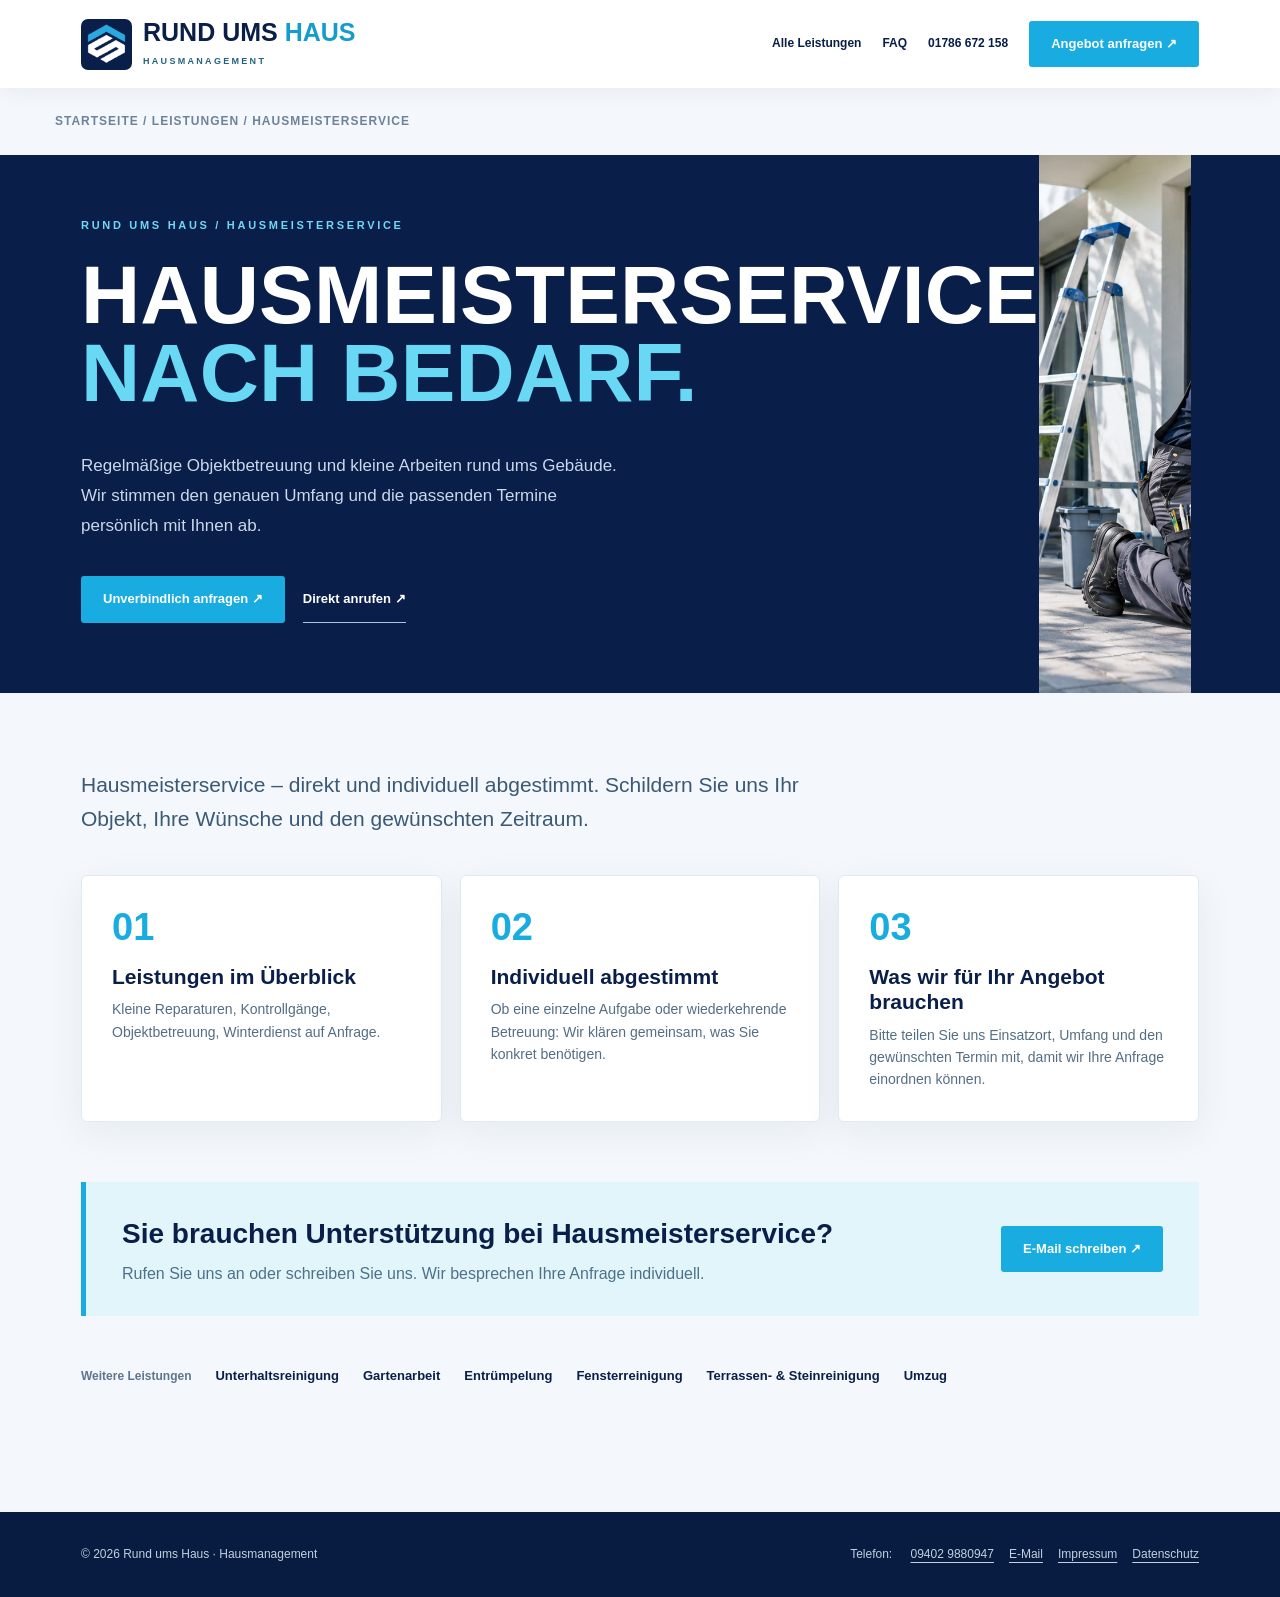
<file: hausmeisterservice.html>
<!DOCTYPE html>

<html lang="de"><head><meta charset="utf-8"/><meta content="width=device-width,initial-scale=1" name="viewport"/><meta content="#091f49" name="theme-color"/><meta content="Kleine Reparaturen, Kontrollgänge, regelmäßige Objektbetreuung und Winterdienst auf Anfrage. Rund ums Haus – Standort Regenstauf. Jetzt anfragen." name="description"/><meta content="index, follow, max-image-preview:large" name="robots"/><title>Hausmeisterservice und Objektbetreuung in Regenstauf | Rund ums Haus</title><link href="assets/favicon.svg" rel="icon" type="image/svg+xml"/><link href="services.css" rel="stylesheet"/></head>
<body><a class="skip-link" href="#inhalt" style="position:absolute;left:-9999px">Zum Inhalt</a><header><div class="wrap nav"><a aria-label="Rund ums Haus – Startseite" class="logo" href="index.html"><img alt="" height="51" src="assets/rund-ums-haus-logo.png" width="51"/><span><strong>RUND UMS <em>HAUS</em></strong><small>HAUSMANAGEMENT</small></span></a><div class="nav-links"><a href="index.html#leistungen">Alle Leistungen</a><a href="index.html#fragen">FAQ</a><a href="tel:+491786672158">01786 672 158</a><a class="pill" href="index.html#kontakt">Angebot anfragen ↗</a></div></div></header>
<main id="inhalt"><div class="wrap crumb"><a href="index.html">Startseite</a> / <a href="index.html#leistungen">Leistungen</a> / Hausmeisterservice</div><section class="hero"><div class="wrap hero-grid"><div class="hero-text"><span class="kicker">RUND UMS HAUS / HAUSMEISTERSERVICE</span><h1>HAUSMEISTERSERVICE<br/><span>NACH BEDARF.</span></h1><p>Regelmäßige Objektbetreuung und kleine Arbeiten rund ums Gebäude. Wir stimmen den genauen Umfang und die passenden Termine persönlich mit Ihnen ab.</p><div class="cta-row"><a class="pill" href="index.html#kontakt">Unverbindlich anfragen ↗</a><a class="secondary" href="tel:+491786672158">Direkt anrufen ↗</a></div></div><img alt="Hausmeister bei einer kleinen Wartungsarbeit an einem Wohngebäude" class="hero-image" height="941" src="assets/hausmeisterservice.webp" width="1672"/></div></section>
<section class="content"><div class="wrap"><p class="section-lead">Hausmeisterservice – direkt und individuell abgestimmt. Schildern Sie uns Ihr Objekt, Ihre Wünsche und den gewünschten Zeitraum.</p><div class="cards"><article class="card"><span class="num">01</span><h2>Leistungen im Überblick</h2><p>Kleine Reparaturen, Kontrollgänge, Objektbetreuung, Winterdienst auf Anfrage.</p></article><article class="card"><span class="num">02</span><h2>Individuell abgestimmt</h2><p>Ob eine einzelne Aufgabe oder wiederkehrende Betreuung: Wir klären gemeinsam, was Sie konkret benötigen.</p></article><article class="card"><span class="num">03</span><h2>Was wir für Ihr Angebot brauchen</h2><p>Bitte teilen Sie uns Einsatzort, Umfang und den gewünschten Termin mit, damit wir Ihre Anfrage einordnen können.</p></article></div><div class="callout"><div><h2>Sie brauchen Unterstützung bei Hausmeisterservice?</h2><p>Rufen Sie uns an oder schreiben Sie uns. Wir besprechen Ihre Anfrage individuell.</p></div><a class="pill" href="mailto:info.ums.haus@web.de?subject=Hausmeisterservice%20Anfrage">E-Mail schreiben ↗</a></div><nav aria-label="Weitere Dienstleistungen" class="service-nav"><span>Weitere Leistungen</span><a href="reinigung.html">Unterhaltsreinigung</a><a href="gartenarbeit.html">Gartenarbeit</a><a href="entruempelung.html">Entrümpelung</a><a href="fensterreinigung.html">Fensterreinigung</a><a href="steinreinigung.html">Terrassen- &amp; Steinreinigung</a><a href="umzug.html">Umzug</a></nav></div></section></main>
<footer><div class="wrap"><span>© 2026 Rund ums Haus · Hausmanagement</span><span>Telefon: <a href="tel:+4994029880947">09402 9880947</a><a href="mailto:info.ums.haus@web.de">E-Mail</a><a href="impressum.html">Impressum</a><a href="datenschutz.html">Datenschutz</a></span></div></footer></body></html>
</file>
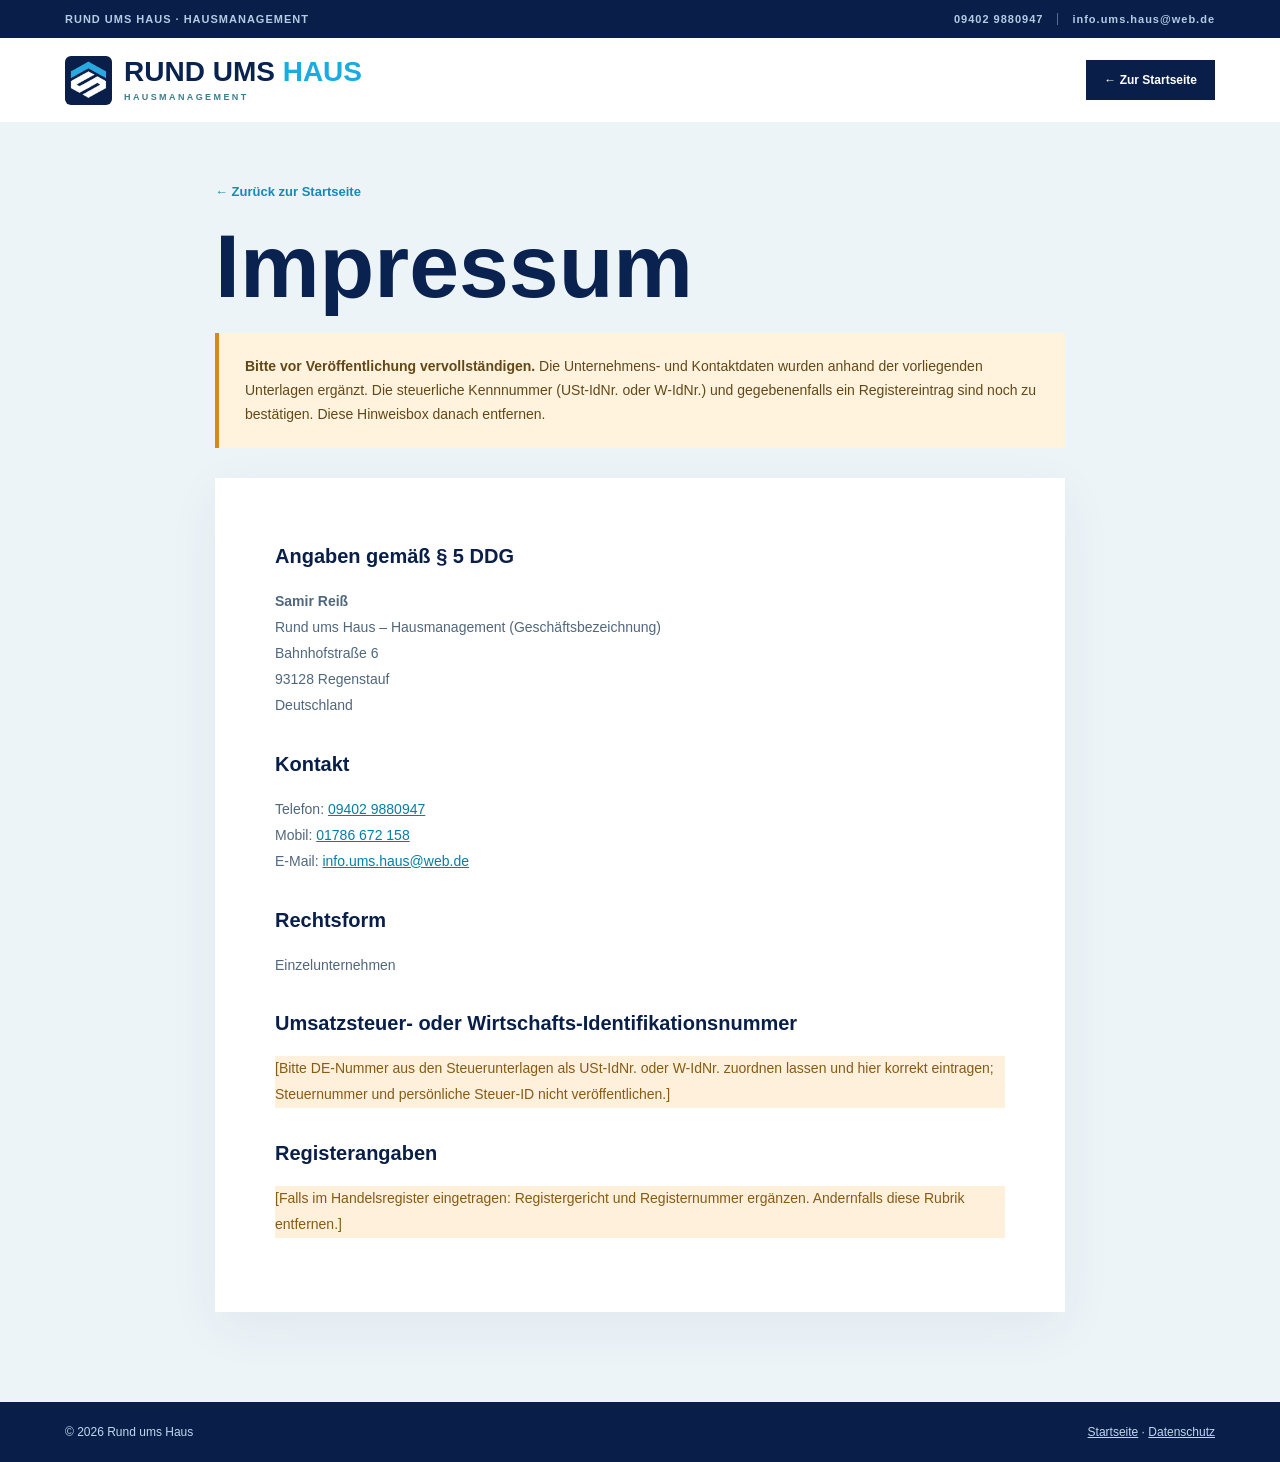
<file: impressum.html>
<!doctype html>
<html lang="de"><head><meta charset="utf-8"><meta name="viewport" content="width=device-width,initial-scale=1"><meta name="theme-color" content="#0b286a"><meta name="robots" content="noindex,follow"><title>Impressum | Rund ums Haus</title><meta name="description" content="Impressum und Kontakt von Rund ums Haus."><link rel="icon" type="image/svg+xml" href="assets/favicon.svg"><link rel="stylesheet" href="styles.css"></head>
<body><div class="topline"><div class="container top-inner"><span>RUND UMS HAUS · HAUSMANAGEMENT</span><div class="top-contacts"><a href="tel:+4994029880947">09402 9880947</a><span class="top-divider"></span><a href="mailto:info.ums.haus@web.de">info.ums.haus@web.de</a></div></div></div><header class="site-header"><div class="container header-inner"><a class="brand" href="index.html" aria-label="Zur Startseite von Rund ums Haus"><img src="assets/rund-ums-haus-logo.png" alt="" class="brand-icon" width="49" height="51"><span class="brand-type"><strong>RUND UMS <em>HAUS</em></strong><small>HAUSMANAGEMENT</small></span></a><a class="header-button" href="index.html">← Zur Startseite</a></div></header>
<main class="legal-main"><div class="container"><div class="legal-wrap">
<a class="legal-back" href="index.html">← Zurück zur Startseite</a>
<h1>Impressum</h1>
<div class="legal-warning"><strong>Bitte vor Veröffentlichung vervollständigen.</strong> Die Unternehmens- und Kontaktdaten wurden anhand der vorliegenden Unterlagen ergänzt. Die steuerliche Kennnummer (USt-IdNr. oder W-IdNr.) und gegebenenfalls ein Registereintrag sind noch zu bestätigen. Diese Hinweisbox danach entfernen.</div>
<div class="legal-panel">
<h2>Angaben gemäß § 5 DDG</h2>
<p><strong>Samir Reiß</strong><br>Rund ums Haus – Hausmanagement (Geschäftsbezeichnung)<br>Bahnhofstraße 6<br>93128 Regenstauf<br>Deutschland</p>
<h2>Kontakt</h2>
<p>Telefon: <a href="tel:+4994029880947">09402 9880947</a><br>Mobil: <a href="tel:+491786672158">01786 672 158</a><br>E-Mail: <a href="mailto:info.ums.haus@web.de">info.ums.haus@web.de</a></p>
<h2>Rechtsform</h2><p>Einzelunternehmen</p>
<h2>Umsatzsteuer- oder Wirtschafts-Identifikationsnummer</h2>
<p class="legal-placeholder">[Bitte DE-Nummer aus den Steuerunterlagen als USt-IdNr. oder W-IdNr. zuordnen lassen und hier korrekt eintragen; Steuernummer und persönliche Steuer-ID nicht veröffentlichen.]</p>
<h2>Registerangaben</h2>
<p class="legal-placeholder">[Falls im Handelsregister eingetragen: Registergericht und Registernummer ergänzen. Andernfalls diese Rubrik entfernen.]</p>
</div></div></div></main><footer class="legal-footer"><div class="container"><span>© 2026 Rund ums Haus</span><span><a href="index.html">Startseite</a> · <a href="datenschutz.html">Datenschutz</a></span></div></footer></body></html>
</file>
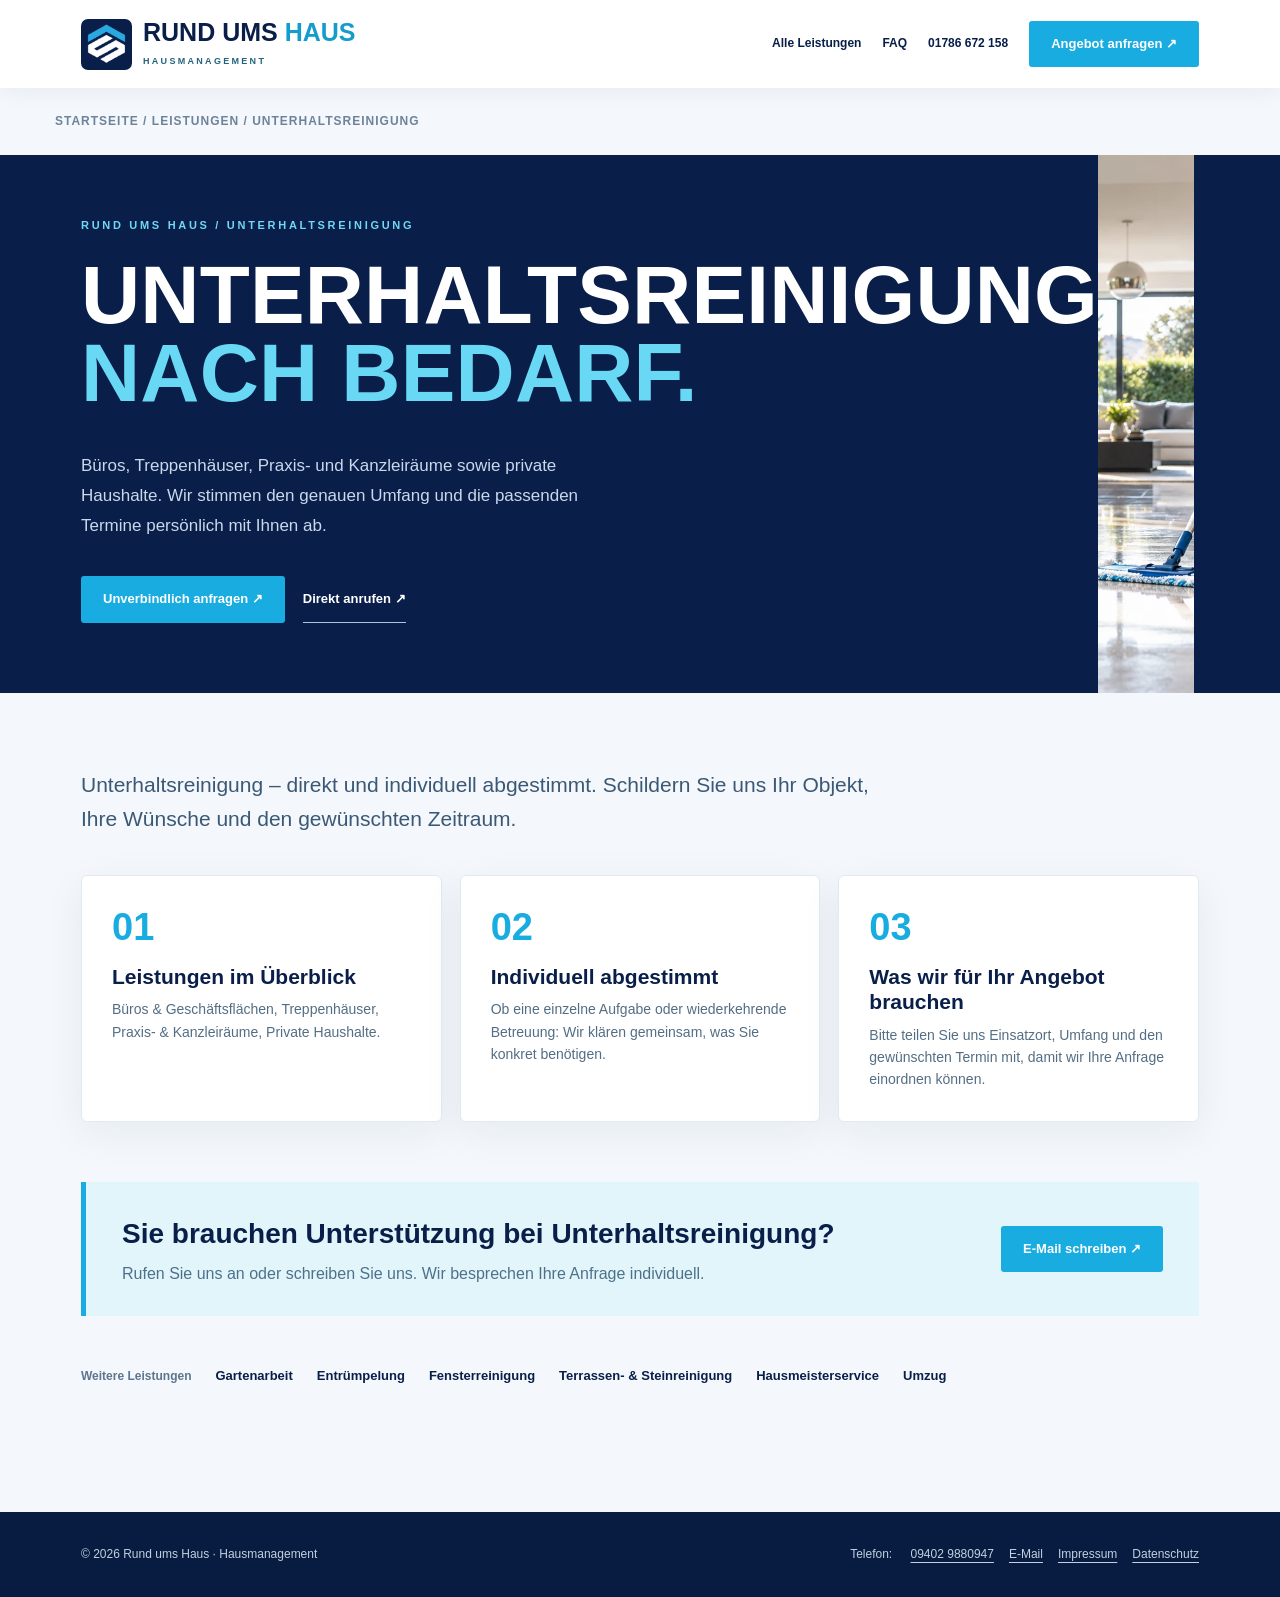
<file: reinigung.html>
<!DOCTYPE html>

<html lang="de"><head><meta charset="utf-8"/><meta content="width=device-width,initial-scale=1" name="viewport"/><meta content="#091f49" name="theme-color"/><meta content="Regelmäßige und individuelle Unterhaltsreinigung für Büros, Geschäftsräume, Treppenhäuser, Praxen, Kanzleien und Privathaushalte. Rund ums Haus – Standort Regenstauf. Jetzt anfragen." name="description"/><meta content="index, follow, max-image-preview:large" name="robots"/><title>Unterhaltsreinigung in Regenstauf | Rund ums Haus</title><link href="assets/favicon.svg" rel="icon" type="image/svg+xml"/><link href="services.css" rel="stylesheet"/></head>
<body><a class="skip-link" href="#inhalt" style="position:absolute;left:-9999px">Zum Inhalt</a><header><div class="wrap nav"><a aria-label="Rund ums Haus – Startseite" class="logo" href="index.html"><img alt="" height="51" src="assets/rund-ums-haus-logo.png" width="51"/><span><strong>RUND UMS <em>HAUS</em></strong><small>HAUSMANAGEMENT</small></span></a><div class="nav-links"><a href="index.html#leistungen">Alle Leistungen</a><a href="index.html#fragen">FAQ</a><a href="tel:+491786672158">01786 672 158</a><a class="pill" href="index.html#kontakt">Angebot anfragen ↗</a></div></div></header>
<main id="inhalt"><div class="wrap crumb"><a href="index.html">Startseite</a> / <a href="index.html#leistungen">Leistungen</a> / Unterhaltsreinigung</div><section class="hero"><div class="wrap hero-grid"><div class="hero-text"><span class="kicker">RUND UMS HAUS / UNTERHALTSREINIGUNG</span><h1>UNTERHALTSREINIGUNG<br/><span>NACH BEDARF.</span></h1><p>Büros, Treppenhäuser, Praxis- und Kanzleiräume sowie private Haushalte. Wir stimmen den genauen Umfang und die passenden Termine persönlich mit Ihnen ab.</p><div class="cta-row"><a class="pill" href="index.html#kontakt">Unverbindlich anfragen ↗</a><a class="secondary" href="tel:+491786672158">Direkt anrufen ↗</a></div></div><img alt="Leistungsbild: Unterhaltsreinigung" class="hero-image" height="900" src="assets/reinigung.webp" width="1600"/></div></section>
<section class="content"><div class="wrap"><p class="section-lead">Unterhaltsreinigung – direkt und individuell abgestimmt. Schildern Sie uns Ihr Objekt, Ihre Wünsche und den gewünschten Zeitraum.</p><div class="cards"><article class="card"><span class="num">01</span><h2>Leistungen im Überblick</h2><p>Büros &amp; Geschäftsflächen, Treppenhäuser, Praxis- &amp; Kanzleiräume, Private Haushalte.</p></article><article class="card"><span class="num">02</span><h2>Individuell abgestimmt</h2><p>Ob eine einzelne Aufgabe oder wiederkehrende Betreuung: Wir klären gemeinsam, was Sie konkret benötigen.</p></article><article class="card"><span class="num">03</span><h2>Was wir für Ihr Angebot brauchen</h2><p>Bitte teilen Sie uns Einsatzort, Umfang und den gewünschten Termin mit, damit wir Ihre Anfrage einordnen können.</p></article></div><div class="callout"><div><h2>Sie brauchen Unterstützung bei Unterhaltsreinigung?</h2><p>Rufen Sie uns an oder schreiben Sie uns. Wir besprechen Ihre Anfrage individuell.</p></div><a class="pill" href="mailto:info.ums.haus@web.de?subject=Unterhaltsreinigung%20Anfrage">E-Mail schreiben ↗</a></div><nav aria-label="Weitere Dienstleistungen" class="service-nav"><span>Weitere Leistungen</span><a href="gartenarbeit.html">Gartenarbeit</a><a href="entruempelung.html">Entrümpelung</a><a href="fensterreinigung.html">Fensterreinigung</a><a href="steinreinigung.html">Terrassen- &amp; Steinreinigung</a><a href="hausmeisterservice.html">Hausmeisterservice</a><a href="umzug.html">Umzug</a></nav></div></section></main>
<footer><div class="wrap"><span>© 2026 Rund ums Haus · Hausmanagement</span><span>Telefon: <a href="tel:+4994029880947">09402 9880947</a><a href="mailto:info.ums.haus@web.de">E-Mail</a><a href="impressum.html">Impressum</a><a href="datenschutz.html">Datenschutz</a></span></div></footer></body></html>
</file>
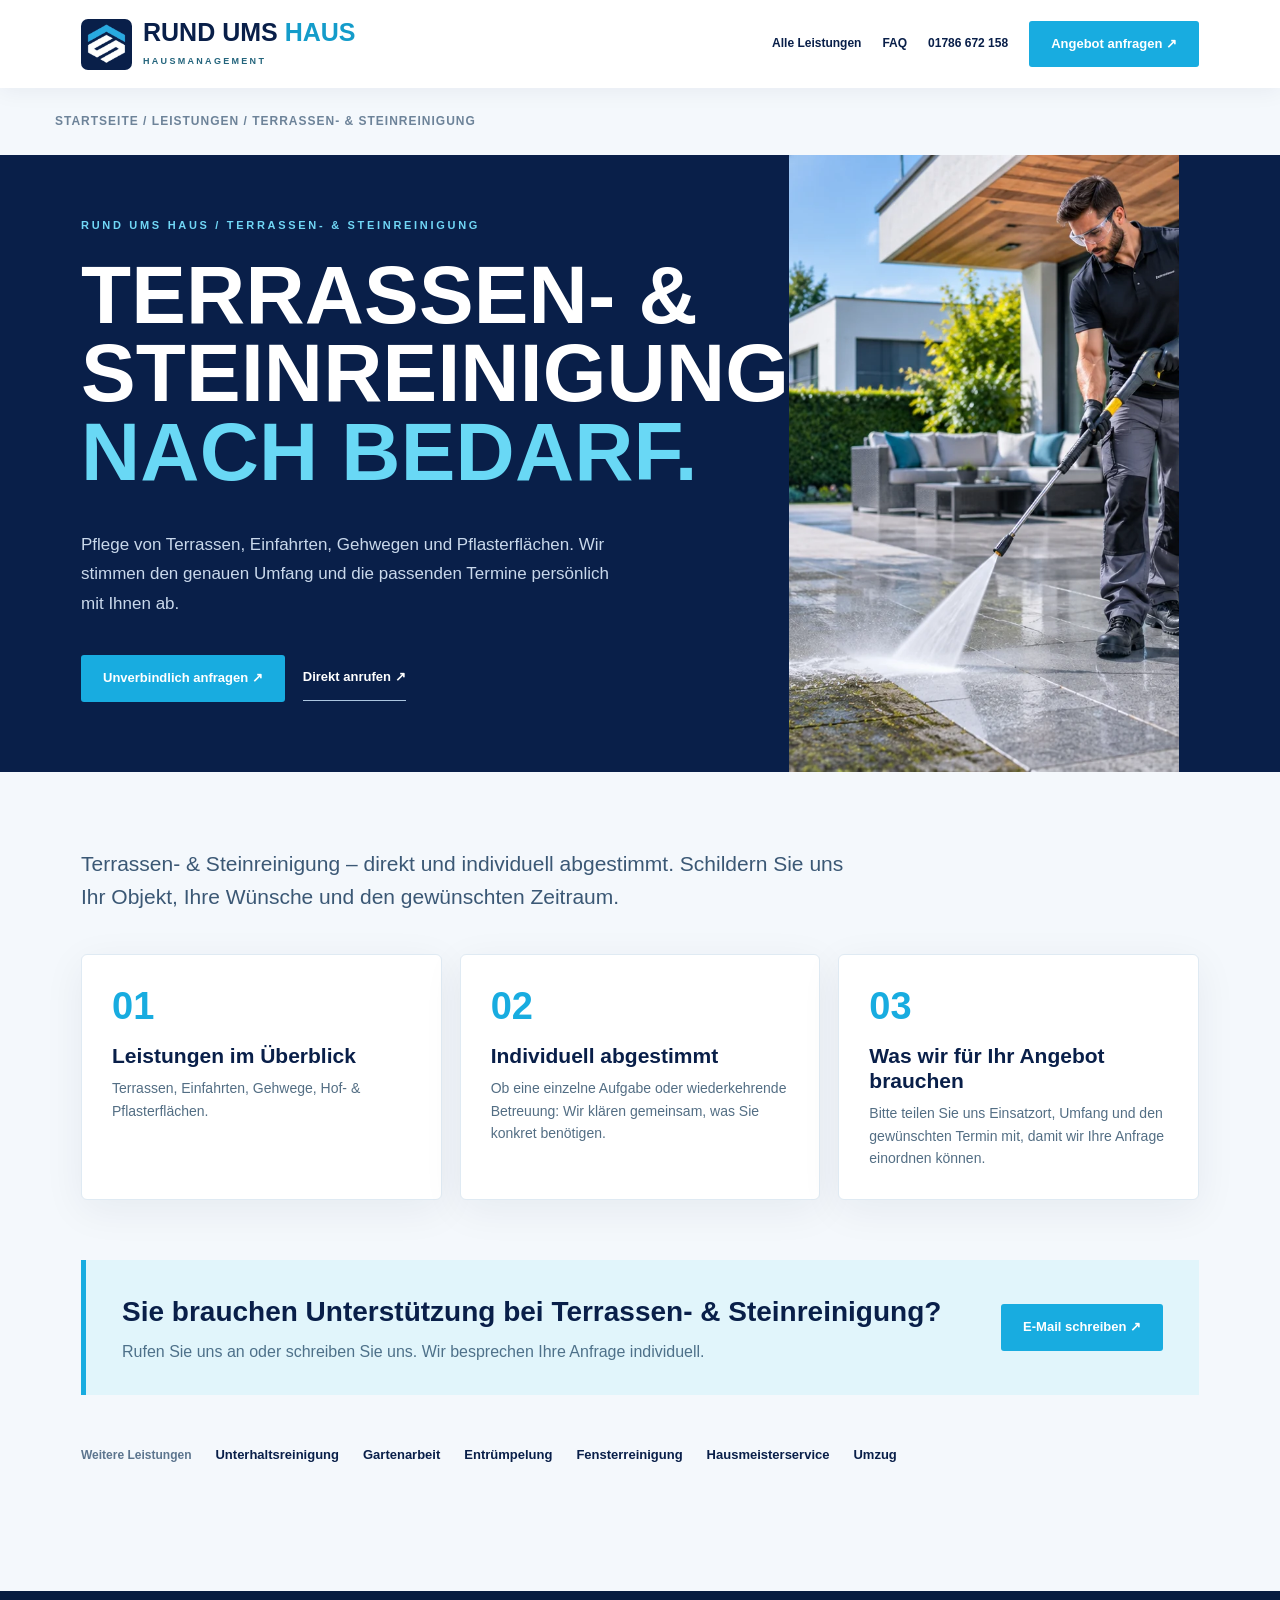
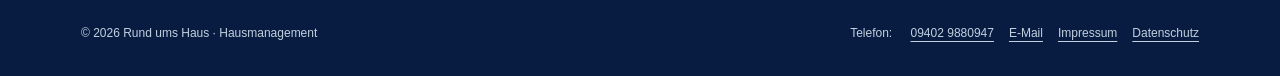
<file: steinreinigung.html>
<!DOCTYPE html>

<html lang="de"><head><meta charset="utf-8"/><meta content="width=device-width,initial-scale=1" name="viewport"/><meta content="#091f49" name="theme-color"/><meta content="Terrassen, Einfahrten, Gehwege, Hof- und Pflasterflächen reinigen. Individuelle Terminabsprache. Rund ums Haus – Standort Regenstauf. Jetzt anfragen." name="description"/><meta content="index, follow, max-image-preview:large" name="robots"/><title>Terrassen- und Steinreinigung in Regenstauf | Rund ums Haus</title><link href="assets/favicon.svg" rel="icon" type="image/svg+xml"/><link href="services.css" rel="stylesheet"/></head>
<body><a class="skip-link" href="#inhalt" style="position:absolute;left:-9999px">Zum Inhalt</a><header><div class="wrap nav"><a aria-label="Rund ums Haus – Startseite" class="logo" href="index.html"><img alt="" height="51" src="assets/rund-ums-haus-logo.png" width="51"/><span><strong>RUND UMS <em>HAUS</em></strong><small>HAUSMANAGEMENT</small></span></a><div class="nav-links"><a href="index.html#leistungen">Alle Leistungen</a><a href="index.html#fragen">FAQ</a><a href="tel:+491786672158">01786 672 158</a><a class="pill" href="index.html#kontakt">Angebot anfragen ↗</a></div></div></header>
<main id="inhalt"><div class="wrap crumb"><a href="index.html">Startseite</a> / <a href="index.html#leistungen">Leistungen</a> / Terrassen- &amp; Steinreinigung</div><section class="hero"><div class="wrap hero-grid"><div class="hero-text"><span class="kicker">RUND UMS HAUS / TERRASSEN- &amp; STEINREINIGUNG</span><h1>TERRASSEN- &amp; STEINREINIGUNG<br/><span>NACH BEDARF.</span></h1><p>Pflege von Terrassen, Einfahrten, Gehwegen und Pflasterflächen. Wir stimmen den genauen Umfang und die passenden Termine persönlich mit Ihnen ab.</p><div class="cta-row"><a class="pill" href="index.html#kontakt">Unverbindlich anfragen ↗</a><a class="secondary" href="tel:+491786672158">Direkt anrufen ↗</a></div></div><img alt="Fachkraft reinigt eine Terrasse mit einem Hochdruckreiniger" class="hero-image" height="941" src="assets/steinreinigung.webp" width="1672"/></div></section>
<section class="content"><div class="wrap"><p class="section-lead">Terrassen- &amp; Steinreinigung – direkt und individuell abgestimmt. Schildern Sie uns Ihr Objekt, Ihre Wünsche und den gewünschten Zeitraum.</p><div class="cards"><article class="card"><span class="num">01</span><h2>Leistungen im Überblick</h2><p>Terrassen, Einfahrten, Gehwege, Hof- &amp; Pflasterflächen.</p></article><article class="card"><span class="num">02</span><h2>Individuell abgestimmt</h2><p>Ob eine einzelne Aufgabe oder wiederkehrende Betreuung: Wir klären gemeinsam, was Sie konkret benötigen.</p></article><article class="card"><span class="num">03</span><h2>Was wir für Ihr Angebot brauchen</h2><p>Bitte teilen Sie uns Einsatzort, Umfang und den gewünschten Termin mit, damit wir Ihre Anfrage einordnen können.</p></article></div><div class="callout"><div><h2>Sie brauchen Unterstützung bei Terrassen- &amp; Steinreinigung?</h2><p>Rufen Sie uns an oder schreiben Sie uns. Wir besprechen Ihre Anfrage individuell.</p></div><a class="pill" href="mailto:info.ums.haus@web.de?subject=Terrassen-%20%26%20Steinreinigung%20Anfrage">E-Mail schreiben ↗</a></div><nav aria-label="Weitere Dienstleistungen" class="service-nav"><span>Weitere Leistungen</span><a href="reinigung.html">Unterhaltsreinigung</a><a href="gartenarbeit.html">Gartenarbeit</a><a href="entruempelung.html">Entrümpelung</a><a href="fensterreinigung.html">Fensterreinigung</a><a href="hausmeisterservice.html">Hausmeisterservice</a><a href="umzug.html">Umzug</a></nav></div></section></main>
<footer><div class="wrap"><span>© 2026 Rund ums Haus · Hausmanagement</span><span>Telefon: <a href="tel:+4994029880947">09402 9880947</a><a href="mailto:info.ums.haus@web.de">E-Mail</a><a href="impressum.html">Impressum</a><a href="datenschutz.html">Datenschutz</a></span></div></footer></body></html>
</file>
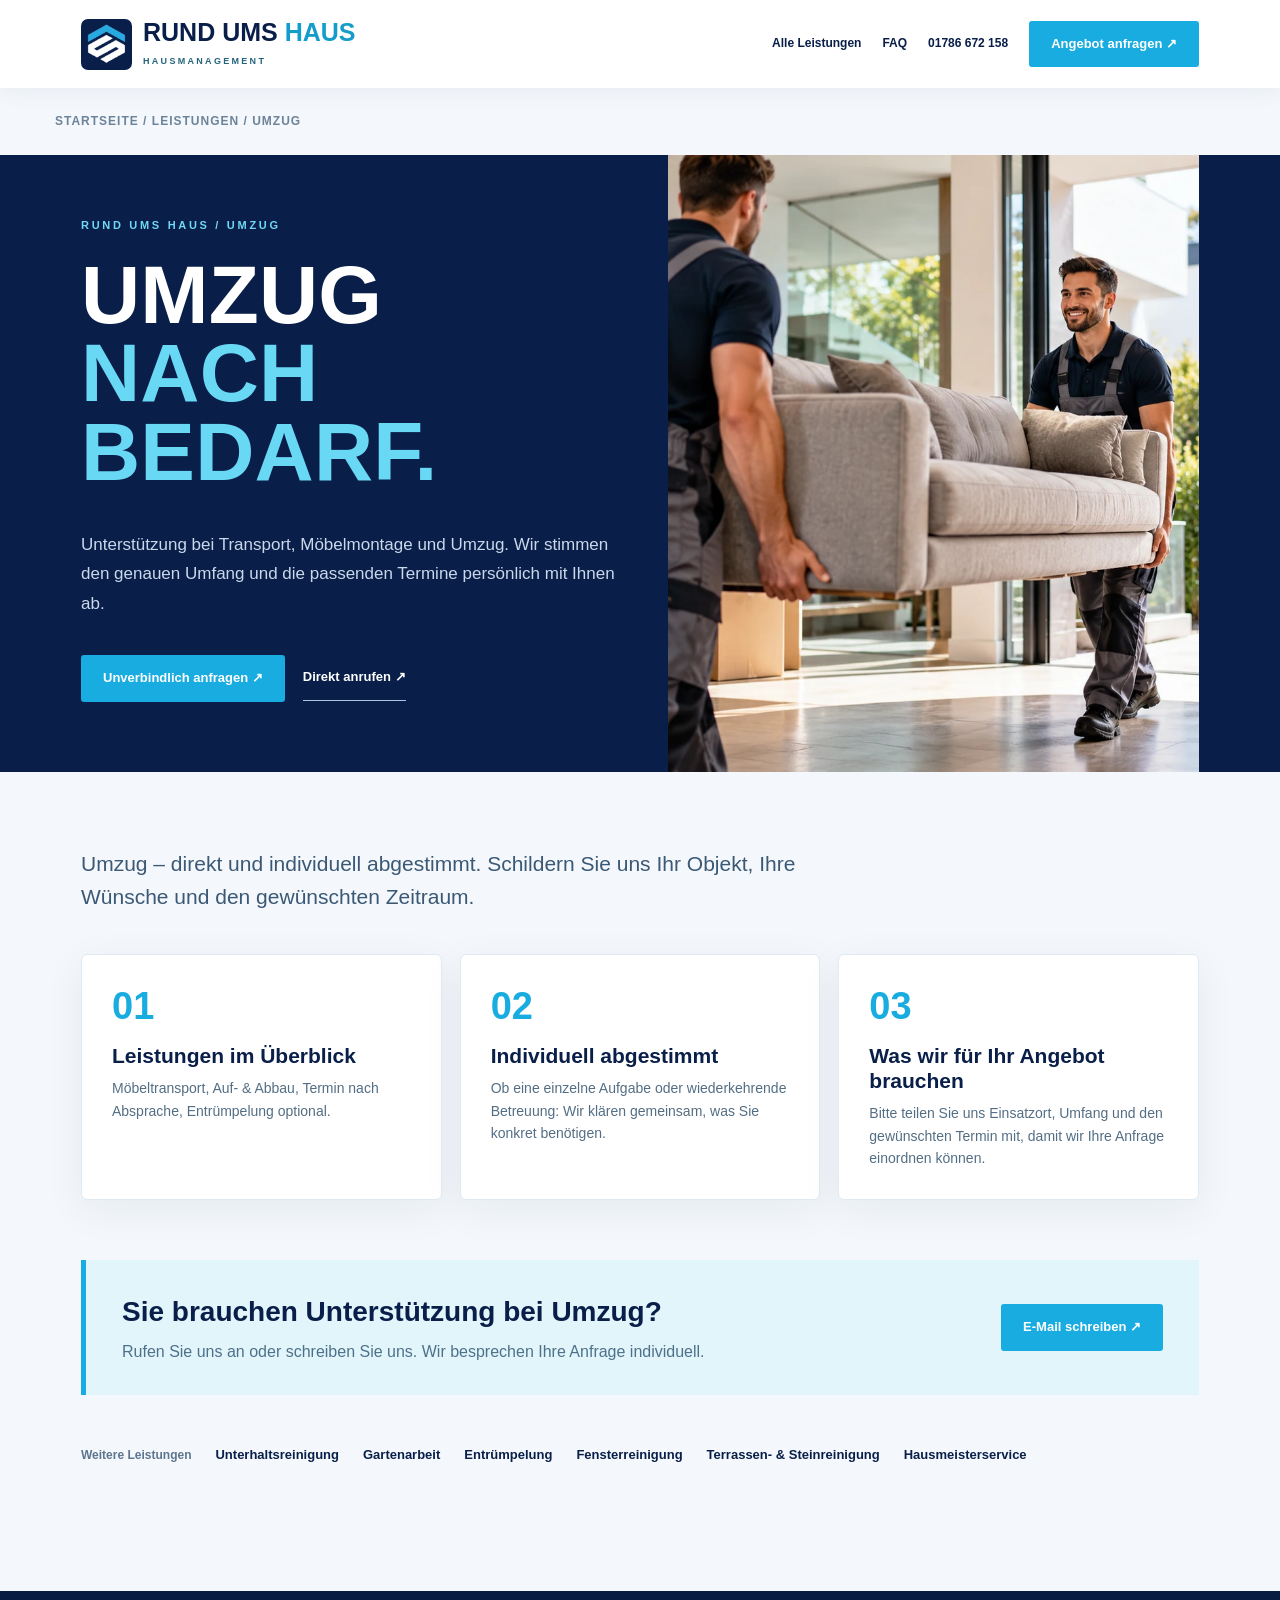
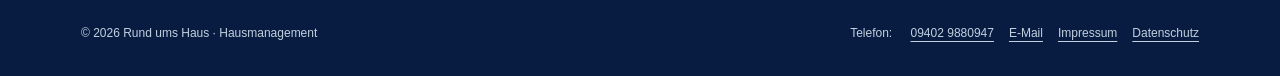
<file: umzug.html>
<!DOCTYPE html>

<html lang="de"><head><meta charset="utf-8"/><meta content="width=device-width,initial-scale=1" name="viewport"/><meta content="#091f49" name="theme-color"/><meta content="Umzugshilfe, Möbeltransport, Auf- und Abbau und optional Entrümpelung nach Absprache. Rund ums Haus – Standort Regenstauf. Jetzt anfragen." name="description"/><meta content="index, follow, max-image-preview:large" name="robots"/><title>Umzugshilfe und Möbeltransport in Regenstauf | Rund ums Haus</title><link href="assets/favicon.svg" rel="icon" type="image/svg+xml"/><link href="services.css" rel="stylesheet"/></head>
<body><a class="skip-link" href="#inhalt" style="position:absolute;left:-9999px">Zum Inhalt</a><header><div class="wrap nav"><a aria-label="Rund ums Haus – Startseite" class="logo" href="index.html"><img alt="" height="51" src="assets/rund-ums-haus-logo.png" width="51"/><span><strong>RUND UMS <em>HAUS</em></strong><small>HAUSMANAGEMENT</small></span></a><div class="nav-links"><a href="index.html#leistungen">Alle Leistungen</a><a href="index.html#fragen">FAQ</a><a href="tel:+491786672158">01786 672 158</a><a class="pill" href="index.html#kontakt">Angebot anfragen ↗</a></div></div></header>
<main id="inhalt"><div class="wrap crumb"><a href="index.html">Startseite</a> / <a href="index.html#leistungen">Leistungen</a> / Umzug</div><section class="hero"><div class="wrap hero-grid"><div class="hero-text"><span class="kicker">RUND UMS HAUS / UMZUG</span><h1>UMZUG<br/><span>NACH BEDARF.</span></h1><p>Unterstützung bei Transport, Möbelmontage und Umzug. Wir stimmen den genauen Umfang und die passenden Termine persönlich mit Ihnen ab.</p><div class="cta-row"><a class="pill" href="index.html#kontakt">Unverbindlich anfragen ↗</a><a class="secondary" href="tel:+491786672158">Direkt anrufen ↗</a></div></div><img alt="Leistungsbild: Umzug" class="hero-image" height="900" src="assets/umzug.webp" width="1600"/></div></section>
<section class="content"><div class="wrap"><p class="section-lead">Umzug – direkt und individuell abgestimmt. Schildern Sie uns Ihr Objekt, Ihre Wünsche und den gewünschten Zeitraum.</p><div class="cards"><article class="card"><span class="num">01</span><h2>Leistungen im Überblick</h2><p>Möbeltransport, Auf- &amp; Abbau, Termin nach Absprache, Entrümpelung optional.</p></article><article class="card"><span class="num">02</span><h2>Individuell abgestimmt</h2><p>Ob eine einzelne Aufgabe oder wiederkehrende Betreuung: Wir klären gemeinsam, was Sie konkret benötigen.</p></article><article class="card"><span class="num">03</span><h2>Was wir für Ihr Angebot brauchen</h2><p>Bitte teilen Sie uns Einsatzort, Umfang und den gewünschten Termin mit, damit wir Ihre Anfrage einordnen können.</p></article></div><div class="callout"><div><h2>Sie brauchen Unterstützung bei Umzug?</h2><p>Rufen Sie uns an oder schreiben Sie uns. Wir besprechen Ihre Anfrage individuell.</p></div><a class="pill" href="mailto:info.ums.haus@web.de?subject=Umzug%20Anfrage">E-Mail schreiben ↗</a></div><nav aria-label="Weitere Dienstleistungen" class="service-nav"><span>Weitere Leistungen</span><a href="reinigung.html">Unterhaltsreinigung</a><a href="gartenarbeit.html">Gartenarbeit</a><a href="entruempelung.html">Entrümpelung</a><a href="fensterreinigung.html">Fensterreinigung</a><a href="steinreinigung.html">Terrassen- &amp; Steinreinigung</a><a href="hausmeisterservice.html">Hausmeisterservice</a></nav></div></section></main>
<footer><div class="wrap"><span>© 2026 Rund ums Haus · Hausmanagement</span><span>Telefon: <a href="tel:+4994029880947">09402 9880947</a><a href="mailto:info.ums.haus@web.de">E-Mail</a><a href="impressum.html">Impressum</a><a href="datenschutz.html">Datenschutz</a></span></div></footer></body></html>
</file>
<file: styles.css>
:root{--navy:#091f49;--navy-2:#062757;--midnight:#061736;--cyan:#18ace0;--cyan-light:#5cdbff;--ink:#0a2250;--ice:#f0f6fa;--white:#fff;--body:#52667c;--line:rgba(12,45,83,.15);--header-h:88px;--dock-h:70px;--ease:cubic-bezier(.22,1,.36,1)}
*{box-sizing:border-box}html{scroll-behavior:smooth}body{margin:0;font-family:Arial,Helvetica,sans-serif;color:var(--ink);background:var(--ice);-webkit-font-smoothing:antialiased}button,input,textarea,select{font:inherit}button{cursor:pointer}a{color:inherit;text-decoration:none}img{max-width:100%;display:block}svg{width:100%;height:100%}button:focus-visible,a:focus-visible,input:focus-visible,textarea:focus-visible,select:focus-visible,summary:focus-visible{outline:3px solid var(--cyan);outline-offset:4px}.skip-link{position:absolute;z-index:1000;left:10px;top:-80px;padding:14px 18px;background:#fff;color:var(--navy);font-weight:800}.skip-link:focus{top:9px}
.horizontal-site{height:100dvh;overflow:hidden}.header{height:var(--header-h);background:white;position:relative;z-index:100;display:flex;align-items:center;padding:0 clamp(22px,4.3vw,74px);gap:40px;box-shadow:0 1px 0 rgba(9,31,73,.08)}.identity{display:flex;align-items:center;gap:13px;flex-shrink:0}.identity-symbol{width:49px;height:49px;padding:5px;background:var(--navy);border-radius:8px;object-fit:contain;box-shadow:0 6px 16px rgba(9,31,73,.17)}.identity-type{display:flex;flex-direction:column;gap:6px}.identity-type strong{font-family:Impact,'Arial Narrow',Arial,sans-serif;font-stretch:condensed;font-weight:900;font-size:26px;line-height:1;letter-spacing:.15px;white-space:nowrap}.identity-type strong b{color:#168fca}.identity-type small{font-size:9px;letter-spacing:3px;font-weight:900;color:#276e80}.desktop-nav{display:flex;gap:clamp(18px,2.8vw,46px);align-items:center;justify-content:center;margin-left:auto}.desktop-nav a{font-size:12px;font-weight:800;position:relative;padding:13px 0}.desktop-nav a:after{content:"";position:absolute;bottom:5px;left:0;width:0;height:2px;background:var(--cyan);transition:width .3s var(--ease)}.desktop-nav a:hover:after,.desktop-nav a.active:after{width:100%}.header-actions{display:flex;align-items:center;gap:20px}.header-phone{display:flex;align-items:center;gap:7px;font-size:12px;font-weight:800;white-space:nowrap;transition:color .2s}.header-phone:hover{color:var(--cyan)}.header-phone svg{width:15px;height:15px;fill:none;stroke:currentColor;stroke-width:1.75;stroke-linecap:round}.button{border:0;display:inline-flex;align-items:center;justify-content:space-between;gap:24px;position:relative;isolation:isolate;overflow:hidden;font-size:13px;font-weight:900;letter-spacing:.1px;padding:15px 17px 15px 23px;min-height:52px;white-space:nowrap;transition:transform .32s var(--ease),box-shadow .32s var(--ease),background .3s,color .3s;border-radius:4px}.button:hover{transform:translateY(-4px);box-shadow:0 15px 30px rgba(0,0,0,.17)}.button:active{transform:translateY(-1px) scale(.98)}.button-icon{display:grid;place-items:center;width:34px;height:34px;border-radius:2px;background:rgba(255,255,255,.16);font-size:20px;line-height:1;transition:transform .4s var(--ease),background .3s}.button:hover .button-icon{transform:rotate(45deg);background:rgba(255,255,255,.25)}.button-primary{background:var(--cyan);color:#fff}.button-primary:hover{background:#008ebc}.button-dark{background:var(--navy);color:white}.button-dark:hover{background:#124183}.header-cta{font-size:12px;min-height:44px;padding:8px 9px 8px 18px;gap:12px}.header-cta .button-icon{width:29px;height:29px}.menu-trigger{display:none;border:0;background:transparent;padding:10px;flex-direction:column;gap:6px;margin-left:-5px}.menu-trigger i{display:block;width:27px;height:2px;background:var(--navy);transition:transform .3s}.menu-trigger[aria-expanded="true"] i:first-child{transform:translateY(4px) rotate(45deg)}.menu-trigger[aria-expanded="true"] i:last-child{transform:translateY(-4px) rotate(-45deg)}.mobile-menu[hidden]{display:none!important}.mobile-menu{position:absolute;left:0;right:0;top:100%;padding:16px 24px 22px;background:white;box-shadow:0 20px 30px rgba(9,31,73,.14);display:flex;flex-direction:column}.mobile-menu a{padding:14px 8px;border-bottom:1px solid #ecf0f7;display:flex;justify-content:space-between;font-size:18px;font-weight:900}.mobile-menu a span{color:#8192a6;font-size:13px}
.slide-viewport{height:calc(100dvh - var(--header-h) - var(--dock-h));width:100%;display:flex;overflow-x:auto;overflow-y:hidden;scroll-snap-type:x mandatory;scrollbar-width:none;overscroll-behavior-x:contain;scroll-behavior:smooth;touch-action:pan-x pan-y;background:var(--ice)}.slide-viewport::-webkit-scrollbar{display:none}.panel{height:100%;width:100%;min-width:100%;flex:0 0 100%;scroll-snap-align:start;scroll-snap-stop:always;position:relative;overflow:hidden}.panel-scroll{width:100%;height:100%;min-height:0;overflow-y:auto;overscroll-behavior-y:contain;scrollbar-width:thin;scrollbar-color:rgba(23,144,200,.25) transparent}.panel-scroll::-webkit-scrollbar{width:5px}.panel-scroll::-webkit-scrollbar-thumb{background:rgba(23,144,200,.24)}.reveal{opacity:0;transform:translateY(24px);transition:opacity .75s ease,transform .8s var(--ease)}.panel.is-active .reveal{opacity:1;transform:translateY(0)}.panel.is-active .reveal:nth-of-type(2){transition-delay:.08s}.panel.is-active .reveal:nth-of-type(3){transition-delay:.16s}.panel.is-active .reveal:nth-of-type(4){transition-delay:.21s}.eyebrow{font-size:11px;font-weight:900;letter-spacing:3px;color:#14687d;display:flex;align-items:center;gap:13px;text-transform:uppercase}.eyebrow-light{color:var(--cyan-light)}.eyebrow-spark{width:7px;height:7px;border-radius:100%;background:var(--cyan-light);box-shadow:0 0 0 5px rgba(37,190,228,.12)}
.hero-panel{background:var(--navy);color:white}.hero-layout{display:grid;grid-template-columns:52% 48%;position:relative;overflow:hidden}.hero-content{padding:clamp(28px,4.7vh,74px) 6% 28px 9%;display:flex;flex-direction:column;align-items:flex-start;justify-content:center;position:relative;z-index:3;background:radial-gradient(circle at 8% 85%,rgba(37,125,192,.26),transparent 42%),var(--navy)}.hero-headline{font-family:Impact,'Arial Narrow',Arial,sans-serif;font-size:clamp(75px,8.5vw,168px);letter-spacing:-.7px;line-height:.91;margin:32px 0 18px;font-weight:900}.hero-headline em{color:var(--cyan-light);font-style:normal}.hero-headline em span{color:white}.hero-tagline{font-size:clamp(19px,2.1vw,32px);font-weight:900;margin:0 0 14px;letter-spacing:-.5px}.hero-description{font-size:14px;line-height:1.75;color:#bbd3ea;max-width:450px;margin:0 0 26px}.hero-cta{display:flex;gap:28px;align-items:center;flex-wrap:wrap}.subtle-link{font-size:13px;font-weight:900;border-bottom:1px solid #7fa3d0;padding-bottom:8px;transition:color .2s,border-color .2s}.subtle-link:hover{color:var(--cyan-light);border-color:var(--cyan-light)}.subtle-link span{padding-left:9px}.hero-footnote{margin-top:30px;font-size:10px;letter-spacing:2px;color:#9fbedc;font-weight:800;display:flex;align-items:center;gap:10px}.flicker-dot{width:7px;height:7px;background:var(--cyan);border-radius:100%;animation:pulse 2.3s infinite}@keyframes pulse{0%,100%{box-shadow:0 0 0 0 rgba(40,191,234,.4)}50%{box-shadow:0 0 0 8px rgba(40,191,234,0)}}.hero-image-wrap{position:relative;overflow:hidden;min-height:100%;background:#243c5e}.hero-image{position:absolute;inset:0;width:100%;height:100%;object-fit:cover;object-position:52% center;animation:hero-kenburns 13s ease-in-out infinite alternate}@keyframes hero-kenburns{from{transform:scale(1.035)}to{transform:scale(1.12)}}.hero-image-shade{position:absolute;inset:0;background:linear-gradient(90deg,rgba(9,31,73,.08),transparent 35%),linear-gradient(0deg,rgba(5,24,54,.52),transparent 35%)}.image-caption{position:absolute;bottom:27px;left:34px;right:34px;display:flex;justify-content:space-between;font-size:10px;letter-spacing:2px;font-weight:900;color:white}.hero-image-sticker{position:absolute;top:11%;right:6%;background:var(--cyan);box-shadow:0 15px 40px rgba(0,22,65,.19);width:190px;height:155px;padding:23px;transform:rotate(7deg);display:flex;flex-direction:column;justify-content:space-between}.hero-image-sticker>span:first-child{font-size:18px;line-height:1.3;font-weight:900}.sticker-arrow{font-size:32px;align-self:flex-end}.vertical-text{position:absolute;right:9px;top:45%;writing-mode:vertical-rl;letter-spacing:2px;font-size:9px;font-weight:800;opacity:.55;color:white}
.overview-panel{background:#f0f7fc}.overview-content{padding:clamp(30px,5vh,65px) clamp(25px,5.3vw,92px) 25px;display:flex;flex-direction:column}.panel-topline{display:flex;justify-content:space-between;align-items:center;font-size:10px;font-weight:900;letter-spacing:2.5px;color:#62819c}.kicker-index{color:#159bc6}.overview-heading{display:flex;align-items:end;justify-content:space-between;gap:45px;margin:20px 0 26px}.overview-heading h2{font-family:Impact,'Arial Narrow',Arial,sans-serif;font-size:clamp(70px,7.4vw,136px);font-weight:900;line-height:.9;letter-spacing:0;margin:0}.overview-heading h2 span{color:var(--cyan)}.overview-heading p{color:#526984;line-height:1.75;max-width:300px;font-size:14px;margin:0 0 4px}.overview-grid{display:grid;grid-template-columns:repeat(4,minmax(0,1fr));gap:13px;flex:1;min-height:210px;max-height:410px}.overview-card{position:relative;overflow:hidden;background:#244161;min-height:210px;isolation:isolate}.overview-card img{position:absolute;inset:0;width:100%;height:100%;object-fit:cover;transition:transform .75s var(--ease),filter .5s}.overview-shade{position:absolute;inset:0;background:linear-gradient(180deg,rgba(3,20,47,.2),transparent 30%,rgba(3,20,47,.75));z-index:1}.overview-number{position:absolute;top:18px;left:19px;font-size:12px;letter-spacing:2px;font-weight:900;color:#fff;z-index:2}.overview-name{position:absolute;bottom:24px;left:19px;font-family:Impact,'Arial Narrow',Arial,sans-serif;font-size:clamp(23px,2.2vw,44px);z-index:2;color:white;word-break:break-word}.overview-arrow{position:absolute;right:14px;bottom:18px;width:32px;height:32px;display:grid;place-items:center;background:var(--cyan);color:white;z-index:2;font-size:23px;transition:transform .3s var(--ease)}.overview-card:hover img{transform:scale(1.12);filter:saturate(1.12)}.overview-card:hover .overview-arrow{transform:translate(4px,-4px) rotate(45deg)}.overview-bottom{display:flex;justify-content:space-between;align-items:center;padding-top:26px;color:#738ca2;font-size:10px;letter-spacing:2px;font-weight:900}.overview-bottom b{color:var(--cyan);font-size:20px;vertical-align:middle}
.feature-panel{background:#f5f8fb}.feature-layout{display:grid;grid-template-columns:54% 46%;overflow:hidden}.feature-panel.reverse .feature-layout{grid-template-columns:46% 54%}.feature-photo{position:relative;min-width:0;overflow:hidden;background:#9aadb4}.feature-photo:after{content:"";position:absolute;inset:0;background:linear-gradient(0deg,rgba(0,20,54,.35),transparent 45%);pointer-events:none}.feature-photo img{width:100%;height:100%;object-fit:cover;transition:transform 1.2s var(--ease)}.feature-panel.is-active .feature-photo img{transform:scale(1.035)}.feature-photo:hover img{transform:scale(1.095)}.feature-panel.reverse .feature-photo{grid-column:2;grid-row:1}.feature-panel.reverse .feature-content{grid-column:1;grid-row:1}.photo-label{position:absolute;bottom:34px;left:38px;color:#fff;z-index:2;font-size:11px;font-weight:900;letter-spacing:2px}.feature-content{min-width:0;display:flex;align-items:flex-start;justify-content:center;flex-direction:column;position:relative;padding:48px clamp(30px,5.4vw,88px);overflow:hidden}.feature-content>.eyebrow{color:#1d9ec8}.feature-giant{position:absolute;right:-20px;top:-22px;font-family:Impact,'Arial Narrow',Arial,sans-serif;font-size:clamp(220px,28vw,480px);line-height:1;color:rgba(7,46,87,.035);z-index:0;pointer-events:none}.feature-content h2{z-index:1;font-family:Impact,'Arial Narrow',Arial,sans-serif;font-size:clamp(54px,5.4vw,100px);line-height:.99;font-weight:900;margin:30px 0 21px;letter-spacing:.05px}.feature-content h2 em{font-style:normal;color:var(--cyan);white-space:nowrap}.feature-lead{z-index:1;font-size:15px;color:#526984;line-height:1.83;max-width:440px;margin:0 0 27px}.feature-tags{z-index:1;display:flex;flex-wrap:wrap;gap:8px;margin-bottom:29px}.feature-tags span{display:inline-block;font-size:11px;font-weight:800;border:1px solid #cedee8;color:#3e6681;padding:9px 11px;background:#ffffff9c}.feature-content>.button{z-index:1}.feature-garden{background:#f1f8f4}.feature-clear{background:#f0f6f9}.feature-move{background:#f5f7fa}
.values-panel{color:white;background:#082452}.values-layout{display:grid;grid-template-columns:54% 46%;overflow:hidden}.values-left{position:relative;overflow:hidden;padding:clamp(35px,7vh,88px) clamp(34px,5.3vw,95px);display:flex;flex-direction:column;align-items:flex-start;justify-content:center;background:radial-gradient(circle at 87% 26%,rgba(45,188,233,.13),transparent 55%),#082452}.values-left h2{font-family:Impact,'Arial Narrow',Arial,sans-serif;font-size:clamp(60px,6.9vw,130px);line-height:.96;margin:32px 0 22px;position:relative;z-index:1}.values-left h2 em{font-style:normal;color:var(--cyan-light)}.values-left p{max-width:450px;font-size:15px;line-height:1.8;color:#bdd2e5;margin:0 0 26px;position:relative;z-index:1}.values-left .button{z-index:1}.values-big-asterisk{font-size:390px;position:absolute;right:-75px;bottom:-240px;color:rgba(30,169,219,.08);pointer-events:none}.values-right{background:#0e366b;padding:clamp(35px,7vh,90px) clamp(30px,4.4vw,80px);display:flex;flex-direction:column;justify-content:center}.steps-eyebrow{font-size:11px;font-weight:900;letter-spacing:3px;color:var(--cyan-light);margin-bottom:25px}.process-step{display:grid;grid-template-columns:60px 1fr 22px;align-items:start;gap:17px;padding:27px 0;border-bottom:1px solid rgba(255,255,255,.16)}.process-step>span{font-family:Impact,Arial,sans-serif;font-size:50px;color:#27bfe7;line-height:1}.process-step h3{font-family:Impact,Arial,sans-serif;font-weight:900;font-size:30px;margin:0 0 8px;letter-spacing:1px}.process-step p{margin:0;line-height:1.6;color:#bfd3ea;font-size:13px}.process-step b{font-size:20px;font-weight:400;color:var(--cyan-light)}.process-signoff{font-size:10px;letter-spacing:2px;font-weight:900;color:#7ea2c8;margin-top:25px}
.faq-panel{background:#eaf3f9}.faq-layout{display:grid;grid-template-columns:44% 56%;padding:clamp(36px,6vw,85px) clamp(32px,6vw,105px);align-items:center;gap:30px}.faq-intro h2{font-family:Impact,'Arial Narrow',Arial,sans-serif;font-size:clamp(67px,6.5vw,123px);line-height:.97;margin:30px 0 19px}.faq-intro h2 em{color:var(--cyan);font-style:normal}.faq-intro>p{font-size:15px;color:#60758b;line-height:1.7;margin:0 0 28px;max-width:315px}.faq-accordion{padding:0 25px;min-width:0}.faq-accordion details{border-bottom:1px solid #bacfdb}.faq-accordion summary{cursor:pointer;display:flex;align-items:center;justify-content:space-between;gap:20px;font-weight:900;font-size:clamp(13px,1.25vw,18px);list-style:none;padding:23px 3px}.faq-accordion summary::-webkit-details-marker{display:none}.faq-accordion summary span{display:grid;place-items:center;width:28px;height:28px;flex-shrink:0;color:var(--cyan);border:1px solid #b2cadb;transition:background .2s,transform .3s}.faq-accordion details[open] summary span{transform:rotate(45deg);background:var(--cyan);color:white;border-color:var(--cyan)}.faq-accordion details p{font-size:13px;line-height:1.75;color:#65788e;margin:0 35px 23px 3px;max-width:540px}
.contact-panel{background:#081f49;color:white}.contact-layout{display:grid;grid-template-columns:45% 55%;overflow:hidden}.contact-copy{padding:clamp(30px,5vh,65px) clamp(30px,5.3vw,88px);display:flex;flex-direction:column;justify-content:center;min-width:0;background:radial-gradient(circle at 10% 75%,rgba(16,154,211,.22),transparent 55%),#081f49}.contact-copy h2{font-family:Impact,'Arial Narrow',Arial,sans-serif;font-size:clamp(63px,6.4vw,123px);line-height:.94;margin:24px 0 20px}.contact-copy h2 em{color:var(--cyan-light);font-style:normal}.contact-copy>p{color:#a9c5e3;line-height:1.65;font-size:14px;margin:0 0 27px;max-width:370px}.contact-ways{width:100%;max-width:410px}.contact-ways a{border-bottom:1px solid #385477;display:grid;grid-template-columns:1fr auto;gap:4px;padding:12px 0;transition:padding .25s var(--ease),color .2s}.contact-ways a:hover{padding-left:8px;color:var(--cyan-light)}.contact-ways a span{grid-column:1/-1;font-size:10px;letter-spacing:2.2px;color:#8bb0d2;font-weight:900}.contact-ways a strong{font-size:clamp(15px,1.6vw,23px);overflow-wrap:anywhere}.contact-ways a i{font-size:22px;font-style:normal}.contact-form-wrap{background:#fff;color:var(--ink);padding:clamp(24px,3.2vw,56px) clamp(27px,4.1vw,70px);display:flex;flex-direction:column;justify-content:center;min-width:0}.form-intro>span{font-size:10px;color:#1c9bbf;font-weight:900;letter-spacing:2px}.form-intro h3{font-family:Impact,'Arial Narrow',Arial,sans-serif;font-size:clamp(36px,3.1vw,58px);line-height:.98;margin:10px 0 8px}.form-intro p{font-size:12px;color:#73859b;margin:0 0 17px;line-height:1.5}.contact-form-wrap form{display:flex;flex-direction:column;gap:10px}.contact-form-wrap label{display:flex;flex-direction:column;gap:5px;font-size:11px;color:#334a63;font-weight:900;min-width:0}.fields-two{display:grid;grid-template-columns:1fr 1fr;gap:11px}.contact-form-wrap input,.contact-form-wrap textarea,.contact-form-wrap select{appearance:none;background:#f0f5f9;border:1px solid #dae6ef;border-radius:3px;outline:none;color:var(--ink);font-size:12px;min-height:37px;padding:9px 11px;width:100%;transition:background .2s,border-color .2s,box-shadow .2s}.contact-form-wrap textarea{min-height:65px;resize:vertical}.contact-form-wrap input:focus,.contact-form-wrap textarea:focus,.contact-form-wrap select:focus{border-color:var(--cyan);box-shadow:0 0 0 3px rgba(20,165,223,.13);background:white}.form-note{color:#71859a;font-size:10px;line-height:1.5;margin:0}.form-note a{text-decoration:underline}.submit-button{width:100%;min-height:46px;padding:8px 9px 8px 17px;font-size:12px}.submit-button .button-icon{height:29px;width:29px}.form-status{min-height:0;margin:0;font-size:11px;color:#0b7a6d;font-weight:700}.email-fallback{font-size:11px;color:#3e607b;border:1px solid #daecf2;background:#f4fbfd;padding:9px;margin-top:8px}.email-fallback[hidden]{display:none}.email-fallback button{border:0;background:transparent;color:#097ca9;text-decoration:underline;font-weight:900;cursor:pointer}.mini-footer{border-top:1px solid #e2ebf2;margin-top:16px;padding-top:13px;display:flex;align-items:center;justify-content:space-between;gap:20px;color:#8497ab;font-weight:800;font-size:9px;letter-spacing:.7px}.mini-footer span:last-child{display:flex;gap:15px}.mini-footer a:hover{color:var(--cyan)}
.slide-controls{position:relative;height:var(--dock-h);background:#fff;z-index:90;display:flex;align-items:center;gap:27px;padding:0 clamp(22px,4.3vw,74px);border-top:1px solid rgba(9,31,73,.06)}.slide-count{font-family:Impact,'Arial Narrow',Arial,sans-serif;display:flex;align-items:baseline;gap:8px;flex-shrink:0}.slide-count strong{font-size:28px}.slide-count>span{font-size:13px;color:#8395ac;font-weight:700}.slide-count .count-separator{color:#c4d4e1}.progress-area{flex:1;display:flex;flex-direction:column;gap:8px;max-width:590px}.progress-rail{width:100%;height:2px;background:#d7e2ed}.progress-rail>div{height:100%;width:11.1111%;background:var(--cyan);transition:width .5s var(--ease)}.progress-dots{display:flex;justify-content:space-between;gap:3px}.progress-dots button{height:13px;width:17px;border:0;padding:4px;background:transparent;display:flex;justify-content:center;align-items:center}.progress-dots button:before{content:"";display:block;width:4px;height:4px;border-radius:50%;background:#b6c5d7;transition:transform .25s,background .25s}.progress-dots button.is-current:before{background:var(--cyan);transform:scale(1.7)}.progress-dots button:hover:before{background:#135d91;transform:scale(1.6)}.nav-label{display:flex;align-items:center;gap:12px;margin-left:auto;white-space:nowrap;color:#7a92aa;font-size:10px;font-weight:900;letter-spacing:1.7px}.direction-icon{font-size:23px;color:var(--cyan);font-weight:400}.nav-arrows{display:flex;gap:5px}.nav-arrows button{width:43px;height:43px;display:grid;place-items:center;border:1px solid #cfdee9;background:white;color:var(--navy);font-size:21px;transition:background .24s,color .24s,transform .24s}.nav-arrows button:hover:not(:disabled){background:var(--navy);color:#fff;transform:translateY(-3px)}.nav-arrows button:disabled{opacity:.32;cursor:not-allowed}.scroll-hint{position:fixed;bottom:calc(var(--dock-h) + 19px);right:28px;z-index:50;color:#f7fcff;font-weight:900;font-size:9px;letter-spacing:1.8px;text-shadow:0 1px 8px #091f49;pointer-events:none;transition:opacity .3s}.scroll-hint span{font-size:20px;vertical-align:middle}.scroll-hint[hidden]{display:none}
/* Legal pages are normal vertical documents, unlike the homepage */
body:not(.horizontal-site){min-height:100vh;background:#edf4f8;overflow:auto}.topline{background:var(--navy);color:#b5cbe4}.container{width:min(1150px,calc(100% - 46px));margin-inline:auto}.top-inner{display:flex;justify-content:space-between;gap:18px;align-items:center;min-height:38px;font-size:11px;letter-spacing:1px;font-weight:800}.top-contacts{display:flex;gap:14px;align-items:center}.top-divider{width:1px;height:12px;background:#507095}.site-header{background:white}.site-header .header-inner{display:flex;align-items:center;justify-content:space-between;min-height:84px;gap:20px}.brand{display:flex;align-items:center;gap:12px}.brand-icon{width:47px;height:49px;background:var(--navy);padding:5px;border-radius:6px}.brand-type{display:flex;flex-direction:column;gap:6px}.brand-type strong{font-family:Impact,'Arial Narrow',Arial,sans-serif;font-size:28px;line-height:1;white-space:nowrap}.brand-type strong em{color:var(--cyan);font-style:normal}.brand-type small{font-size:9px;letter-spacing:2.4px;font-weight:900;color:#397f8b}.header-button{padding:13px 18px;background:var(--navy);color:white;font-size:12px;font-weight:900}.legal-main{padding:60px 0 90px}.legal-wrap{width:min(850px,100%);margin:auto}.legal-back{font-size:13px;font-weight:800;color:#1689b5}.legal-wrap h1{font-family:Impact,'Arial Narrow',Arial,sans-serif;font-size:clamp(55px,7vw,95px);margin:15px 0}.legal-warning{padding:22px 26px;background:#fff3dd;border-left:4px solid #d78a13;line-height:1.7;font-size:14px;color:#624819;margin:0 0 30px}.legal-panel{background:#fff;padding:clamp(25px,5vw,60px);box-shadow:0 15px 50px rgba(12,45,83,.06);line-height:1.85;color:#50677d;font-size:14px}.legal-panel h2{font-size:20px;color:var(--navy);margin:27px 0 5px}.legal-panel h2:first-child{margin-top:0}.legal-panel a{text-decoration:underline;color:#057da7}.legal-placeholder{background:#fff0dc;color:#855b15}.legal-footer{padding:23px 0;background:var(--navy);color:#c2d6ed;font-size:12px}.legal-footer .container{display:flex;justify-content:space-between;gap:15px}.legal-footer a{text-decoration:underline}
@media(max-width:1250px){.header{gap:23px}.header-phone span{display:none}.hero-content{padding-left:6%}.hero-headline{font-size:clamp(66px,8vw,120px)}.feature-content{padding:40px 4vw}.feature-content h2{font-size:clamp(53px,5.3vw,76px)}.overview-content{padding-left:4vw;padding-right:4vw}.overview-card .overview-name{font-size:clamp(22px,2.4vw,36px)}.contact-copy{padding:30px 3.7vw}.contact-form-wrap{padding:22px 3.1vw}}
@media(max-width:900px){:root{--header-h:72px;--dock-h:64px}.header{padding:0 20px}.desktop-nav,.header-phone,.header-cta{display:none}.header-actions{margin-left:auto}.menu-trigger{display:flex}.identity-symbol{width:43px;height:43px}.identity-type strong{font-size:23px}.identity-type small{font-size:8px}.hero-layout{grid-template-columns:52% 48%}.hero-content{padding:35px 7%}.hero-headline{font-size:clamp(54px,8.2vw,94px)}.hero-description{font-size:12px}.hero-tagline{font-size:20px}.hero-image-sticker{width:125px;height:115px;padding:15px}.hero-image-sticker>span:first-child{font-size:12px}.overview-heading h2{font-size:70px}.overview-heading p{font-size:12px}.overview-grid{grid-template-columns:repeat(2,minmax(0,1fr));grid-template-rows:repeat(2,1fr);min-height:410px}.overview-card{min-height:190px}.feature-layout,.feature-panel.reverse .feature-layout{grid-template-columns:50% 50%}.feature-content h2{font-size:48px}.feature-content h2 em{white-space:normal}.feature-lead{font-size:13px}.feature-tags{margin-bottom:18px}.values-left h2{font-size:clamp(55px,6.4vw,80px)}.values-right{padding:30px}.process-step{gap:8px;grid-template-columns:43px 1fr 15px;padding:21px 0}.process-step>span{font-size:36px}.process-step h3{font-size:23px}.contact-layout{grid-template-columns:42% 58%}.contact-copy h2{font-size:60px}.contact-ways a strong{font-size:15px}.contact-form-wrap{padding:20px}.form-intro h3{font-size:34px}.contact-form-wrap input,.contact-form-wrap select{min-height:34px}}
@media(max-width:650px){:root{--header-h:67px;--dock-h:65px}.header{padding:0 15px}.identity{gap:9px}.identity-symbol{width:39px;height:39px}.identity-type strong{font-size:21px}.identity-type small{letter-spacing:1.8px;font-size:7px}.slide-controls{padding:0 15px;gap:13px}.slide-count strong{font-size:25px}.nav-label{display:none}.nav-arrows button{width:39px;height:39px}.progress-dots button{width:11px}.hero-layout{display:flex;flex-direction:column;overflow-y:auto}.hero-content{padding:38px 24px 30px;flex:none;min-height:440px;justify-content:flex-start}.hero-headline{font-size:clamp(66px,14.3vw,105px);margin:24px 0 13px}.hero-tagline{font-size:20px}.hero-description{max-width:550px;font-size:13px;margin-bottom:21px}.hero-cta{gap:15px}.hero-cta .button{font-size:12px}.hero-footnote{margin-top:27px;font-size:9px}.hero-image-wrap{flex:none;min-height:0;height:260px}.hero-image-sticker{top:17px;right:20px;width:119px;height:104px}.hero-image-sticker>span:first-child{font-size:11px}.vertical-text{display:none}.scroll-hint{display:none}.overview-content{padding:24px 21px 22px;min-height:100%;height:auto;overflow-y:auto}.panel-topline{font-size:9px;letter-spacing:1px}.panel-topline>span:last-child{display:none}.overview-heading{display:block;margin:25px 0 23px}.overview-heading h2{font-size:clamp(64px,14vw,90px)}.overview-heading p{max-width:300px;margin-top:17px}.overview-grid{display:grid;grid-template-columns:repeat(2,minmax(0,1fr));grid-template-rows:repeat(2,155px);gap:10px;flex:none;min-height:0;max-height:none}.overview-card{min-height:155px}.overview-number{font-size:10px;top:12px;left:12px}.overview-name{font-size:clamp(19px,5vw,28px)!important;bottom:14px;left:11px;max-width:90%}.overview-arrow{width:23px;height:23px;font-size:16px;right:7px;bottom:9px}.overview-bottom{gap:10px;font-size:9px;flex-direction:column;align-items:flex-start;padding:25px 0 5px}.feature-layout,.feature-panel.reverse .feature-layout{display:flex;flex-direction:column;overflow-y:auto}.feature-panel.reverse .feature-photo,.feature-panel.reverse .feature-content{grid-column:auto;grid-row:auto}.feature-photo{height:38%;min-height:215px;flex:none}.feature-photo img{object-position:center center}.feature-content{padding:35px 26px 48px;flex:none;min-height:360px;justify-content:flex-start}.feature-content h2{font-size:clamp(53px,11vw,78px);margin:18px 0}.feature-content .eyebrow{font-size:10px}.feature-lead{font-size:14px;line-height:1.7;margin-bottom:20px}.feature-tags{margin-bottom:20px}.feature-giant{font-size:210px;right:8px;top:12px}.feature-content .button{font-size:12px}.values-layout{display:flex;flex-direction:column;overflow-y:auto}.values-left{min-height:430px;padding:40px 25px 45px;flex:none}.values-left h2{font-size:clamp(58px,12vw,86px);margin:24px 0}.values-left p{font-size:13px}.values-right{flex:none;padding:35px 24px 43px}.process-step{padding:18px 0}.process-step h3{font-size:24px}.process-step p{font-size:12px}.faq-layout{display:flex;flex-direction:column;gap:12px;padding:36px 23px 45px;overflow-y:auto}.faq-intro h2{font-size:clamp(70px,14vw,91px);margin:22px 0 13px}.faq-intro>p{margin:0 0 19px;font-size:13px}.faq-accordion{padding:0;width:100%}.faq-accordion summary{font-size:13px;padding:19px 1px}.faq-accordion details p{font-size:12px}.contact-layout{display:flex;flex-direction:column;overflow-y:auto}.contact-copy{flex:none;padding:35px 25px 33px}.contact-copy h2{font-size:clamp(68px,13.5vw,91px);margin:25px 0 15px}.contact-copy>p{font-size:13px;margin-bottom:20px}.contact-ways a{padding:12px 0}.contact-ways a strong{font-size:17px}.contact-form-wrap{flex:none;padding:34px 22px}.form-intro h3{font-size:44px}.contact-form-wrap input,.contact-form-wrap select{font-size:13px;min-height:42px}.contact-form-wrap form{gap:13px}.form-note{font-size:11px}.mini-footer{flex-wrap:wrap;line-height:1.6}.top-contacts{display:none}.legal-main{padding:38px 0 65px}.site-header .header-inner{min-height:74px}.brand-type strong{font-size:21px}.brand-type small{font-size:7px}.legal-footer .container{flex-wrap:wrap}}
@media(max-width:390px){.hero-content{padding:30px 20px 26px}.hero-headline{font-size:clamp(59px,14vw,76px)}.hero-cta .button{padding:10px 10px 10px 13px;gap:8px}.hero-cta .button-icon{width:26px;height:26px}.overview-heading h2{font-size:59px}.feature-content h2{font-size:51px}.fields-two{grid-template-columns:1fr}.contact-form-wrap{padding:30px 20px}.header .identity-type strong{font-size:19px}}
@media(max-height:740px) and (min-width:901px){.hero-headline{font-size:clamp(63px,7.1vw,112px);margin:18px 0 10px}.hero-description{margin-bottom:15px}.hero-footnote{margin-top:15px}.overview-heading h2{font-size:clamp(61px,6.3vw,96px)}.overview-heading{margin:10px 0 16px}.overview-content{padding-top:24px}.overview-grid{max-height:310px}.feature-content h2{font-size:clamp(50px,5vw,75px);margin:19px 0 15px}.feature-lead{font-size:13px;margin-bottom:17px}.feature-tags{margin-bottom:17px}.values-left h2{font-size:clamp(58px,6vw,90px)}.process-step{padding:17px 0}.faq-accordion summary{padding:16px 3px}.contact-copy h2{font-size:clamp(60px,5.6vw,90px)}.contact-form-wrap{padding-top:15px;padding-bottom:15px}.form-intro p{margin-bottom:8px}.contact-form-wrap form{gap:7px}.contact-form-wrap textarea{min-height:52px}}
@media(prefers-reduced-motion:reduce){html,.slide-viewport{scroll-behavior:auto!important}*,*::before,*::after{animation:none!important;transition-duration:.01ms!important}.reveal{opacity:1!important;transform:none!important}}
.button-ripple{position:absolute;width:20px;height:20px;border-radius:50%;pointer-events:none;background:rgba(255,255,255,.36);transform:translate(-50%,-50%) scale(0);animation:ripple .7s ease-out forwards;z-index:-1}@keyframes ripple{to{transform:translate(-50%,-50%) scale(28);opacity:0}}
/* Final layout refinements: keep hero content visible without a vertical detour. */
@media (min-width:901px){.hero-headline{font-size:clamp(68px,7vw,116px);line-height:.92;margin:25px 0 17px}.hero-content{padding-top:25px;padding-bottom:25px}}
@media (max-width:650px){.overview-card .overview-name{font-size:clamp(15px,4vw,22px)!important;word-break:normal;overflow-wrap:normal}.overview-arrow{width:21px;height:21px;font-size:15px}}
.mini-footer > span:last-child{display:flex;gap:15px}.mini-footer #year{display:inline}
@media(min-width:651px){.scroll-hint{bottom:calc(var(--dock-h) + 66px);right:5.5%}}
@media(min-width:901px){.feature-content h2{font-size:clamp(49px,4.45vw,76px)}}


/* Service landing pages: fast, semantic pages to complement the animated horizontal homepage */
.service-detail-link{display:inline-flex;align-items:center;gap:14px;margin-top:15px;color:var(--navy);font-size:12px;font-weight:900;text-decoration:underline;text-underline-offset:5px;transition:transform .25s,color .25s}
.service-detail-link:hover{color:#008bb7;transform:translateX(5px)}
.service-detail-link span{font-size:18px}
@media(prefers-reduced-motion:reduce){.service-detail-link{transition:none}}

/* Additional flyer service categories — overview remains scrollable within its lateral panel. */
.overview-content{overflow-y:auto;overscroll-behavior-y:contain}
.overview-grid{grid-template-columns:repeat(4,minmax(0,1fr));grid-auto-rows:minmax(165px,1fr);grid-template-rows:none;flex:none;max-height:none;min-height:0}
.overview-card{min-height:165px;aspect-ratio:1.55}
.overview-card .overview-name{font-size:clamp(17px,1.7vw,27px);max-width:85%;bottom:19px;overflow-wrap:break-word;line-height:1.1;text-transform:none}
.overview-card:nth-child(n+5){aspect-ratio:1.7}
.overview-heading{flex-shrink:0}
.overview-bottom{padding-bottom:20px}
@media(max-width:900px){.overview-grid{grid-template-columns:repeat(2,minmax(0,1fr));grid-auto-rows:190px;grid-template-rows:none;max-height:none;min-height:0;flex:none}.overview-card{min-height:190px;aspect-ratio:auto}.overview-card:nth-child(n+5){aspect-ratio:auto}.overview-card .overview-name{font-size:clamp(16px,2.4vw,25px)}}
@media(max-width:650px){.overview-grid{grid-template-columns:repeat(2,minmax(0,1fr));grid-auto-rows:154px;gap:10px}.overview-card{min-height:154px}.overview-card .overview-name{font-size:clamp(14px,3.6vw,19px)!important;letter-spacing:.1px;bottom:12px;left:11px;line-height:1.07;max-width:83%}.overview-card .overview-number{top:10px;left:11px}.overview-arrow{right:8px;bottom:8px}.overview-heading h2{font-size:clamp(57px,12vw,74px)}.overview-heading{margin:17px 0 18px}}
@media(max-width:365px){.overview-card .overview-name{font-size:13px!important}}

/* Natural, intentional line breaks in overview titles instead of broken single letters. */
.overview-card .overview-name{font-size:clamp(15px,1.45vw,21px);max-width:92%;word-break:normal;overflow-wrap:normal;line-height:1.12}
@media(max-width:650px){.overview-card .overview-name{font-size:clamp(12px,3.1vw,15px)!important;line-height:1.14;max-width:94%}}
@media(max-width:365px){.overview-card .overview-name{font-size:12px!important;letter-spacing:-.2px}}
/* Long feature headlines stay inside their own panel on all breakpoints. */
#fensterreinigung .feature-content h2,
#steinreinigung .feature-content h2{font-size:clamp(36px,3.3vw,53px);letter-spacing:-.025em}
@media(max-width:900px){#fensterreinigung .feature-content h2,#steinreinigung .feature-content h2{font-size:clamp(36px,6.4vw,56px)}}
@media(max-width:650px){#fensterreinigung .feature-content h2,#steinreinigung .feature-content h2{font-size:clamp(34px,8.2vw,49px)}}
</file>
<file: services.css>
:root{--navy:#091f49;--cyan:#18ace0;--pale:#edf6fa;--muted:#52677b}
*{box-sizing:border-box}html{scroll-behavior:smooth}body{margin:0;color:var(--navy);background:#f4f8fc;font-family:Arial,Helvetica,sans-serif;line-height:1.6}
a{color:inherit;text-decoration:none}a:focus-visible,button:focus-visible{outline:3px solid var(--cyan);outline-offset:4px}img{max-width:100%;display:block}header{position:sticky;top:0;z-index:10;background:#fff;box-shadow:0 2px 22px #071d4310}.wrap{max-width:1170px;margin:auto;padding:0 26px}.nav{display:flex;justify-content:space-between;align-items:center;min-height:88px;gap:25px}.logo{display:inline-flex;align-items:center;gap:11px}.logo img{height:51px;width:51px;object-fit:contain;background:var(--navy);border-radius:7px;padding:5px}.logo strong{font:900 25px/1 Impact,'Arial Narrow',Arial,sans-serif}.logo strong em{font-style:normal;color:#149cca}.logo small{font-size:9px;display:block;letter-spacing:2.3px;font-weight:800;color:#23647c;margin-top:6px}.nav-links{display:flex;align-items:center;gap:21px;font-size:12px;font-weight:800}.nav-links a:hover,.crumb a:hover,.service-nav a:hover{text-decoration:underline;text-decoration-color:var(--cyan);text-underline-offset:5px}.pill{background:var(--cyan);color:white;display:inline-flex;align-items:center;gap:18px;padding:13px 22px;border-radius:3px;font-size:13px;font-weight:800;transition:transform .25s,background .25s,box-shadow .25s}.pill:hover{background:#0588ba;transform:translateY(-3px);box-shadow:0 12px 25px #0d528a30}.crumb{font-size:12px;letter-spacing:1px;text-transform:uppercase;font-weight:800;color:#6d8399;padding:24px 0}.hero{background:var(--navy);color:#fff}.hero-grid{display:grid;grid-template-columns:1.05fr .95fr;align-items:stretch;min-height:505px}.hero-text{padding:62px 6% 70px 0;display:flex;flex-direction:column;justify-content:center}.kicker{font-size:11px;font-weight:800;letter-spacing:2.7px;color:#71d7f6}.hero h1{font:900 clamp(57px,6.4vw,98px)/.96 Impact,'Arial Narrow',Arial,sans-serif;letter-spacing:.2px;margin:21px 0}.hero h1 span{color:#69d8f5}.hero p{color:#c9d8eb;max-width:540px;font-size:17px;line-height:1.75}.hero-image{height:100%;width:100%;object-fit:cover;min-height:400px}.cta-row{display:flex;gap:18px;flex-wrap:wrap;margin-top:19px}.hero .secondary{font-size:13px;font-weight:800;padding:12px 0;align-self:center;border-bottom:1px solid #acc6e0}.content{padding:75px 0}.section-lead{font-size:21px;color:#3b5875;max-width:790px;margin:0 0 40px}.cards{display:grid;grid-template-columns:repeat(3,1fr);gap:18px}.card{background:white;padding:30px;border:1px solid #dfeaf3;border-radius:6px;box-shadow:0 10px 40px #071d4310}.num{font:900 38px Impact,'Arial Narrow',Arial,sans-serif;color:var(--cyan)}.card h2{font-size:21px;line-height:1.2;margin:15px 0 9px}.card p{font-size:14px;color:#536e84;margin:0}.callout{margin:60px 0 30px;padding:30px 36px;background:#e1f5fb;border-left:5px solid var(--cyan);display:flex;justify-content:space-between;align-items:center;gap:26px}.callout h2{font-size:28px;margin:0 0 4px}.callout p{margin:0;color:#4e718a}.service-nav{display:flex;align-items:center;gap:12px 24px;flex-wrap:wrap;font-size:13px;font-weight:800;padding:20px 0 50px}.service-nav span{font-size:12px;color:#5c758e}footer{background:#071c40;color:#c2d0df;padding:33px 0;font-size:12px}footer .wrap{display:flex;flex-wrap:wrap;gap:16px;justify-content:space-between}footer a{text-decoration:underline;text-underline-offset:4px;margin-left:15px}
@media(max-width:850px){.nav-links a:not(.pill){display:none}.hero-grid{grid-template-columns:1fr}.hero-text{padding:55px 0}.hero-image{max-height:360px;min-height:250px}.cards{grid-template-columns:1fr}.callout{flex-direction:column;align-items:flex-start}.content{padding:50px 0}}@media(max-width:450px){.wrap{padding:0 18px}.nav{min-height:76px}.logo strong{font-size:22px}.logo img{width:40px;height:40px}.nav-links .pill{padding:10px 11px;font-size:11px}.hero h1{font-size:clamp(49px,14vw,75px)}.hero p{font-size:15px}.hero-text{padding:40px 0}.content{padding:40px 0}.callout{padding:22px}.callout h2{font-size:24px}}
@media(prefers-reduced-motion:reduce){html{scroll-behavior:auto}*,*:before,*:after{transition:none!important;animation:none!important}}

/* Long German service names remain within the viewport on phones. */
.detail-gartenarbeit .hero h1,.detail-entruempelung .hero h1{font-size:clamp(34px,5.2vw,72px)}
</file>
